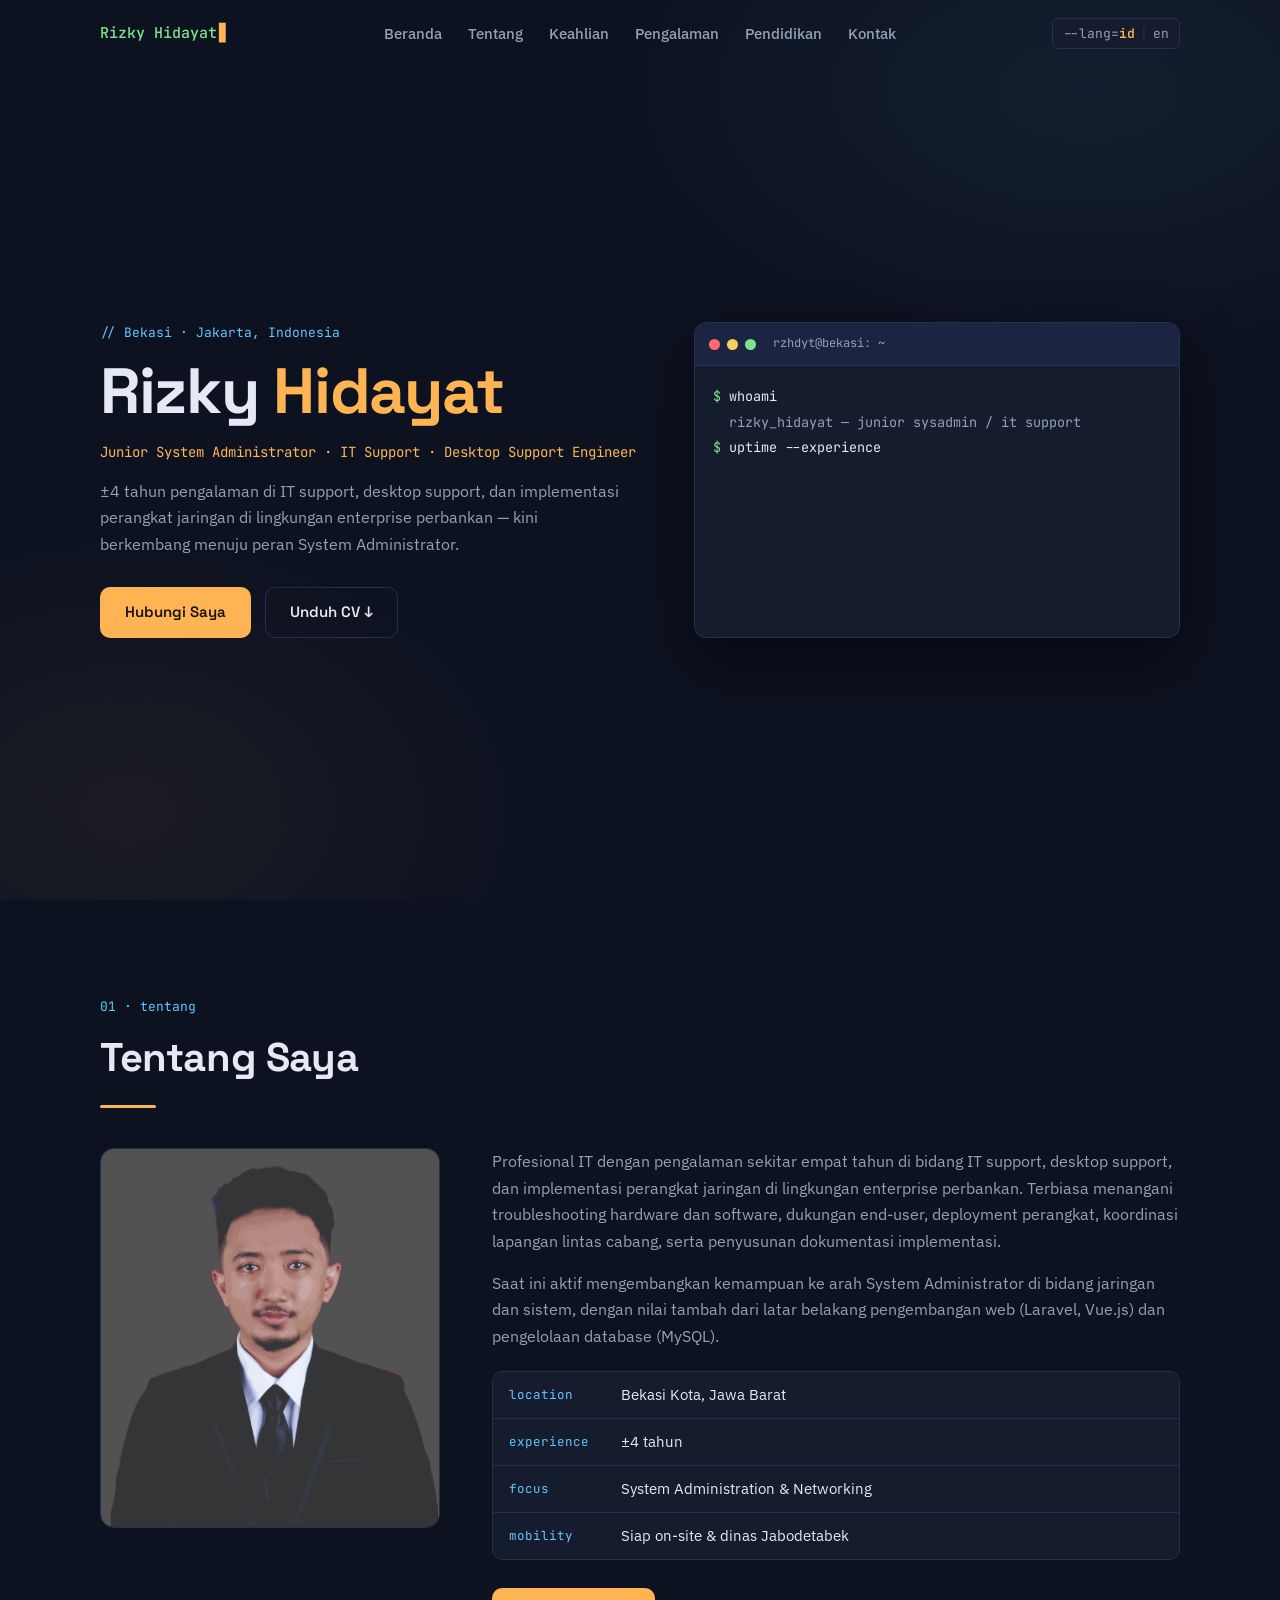
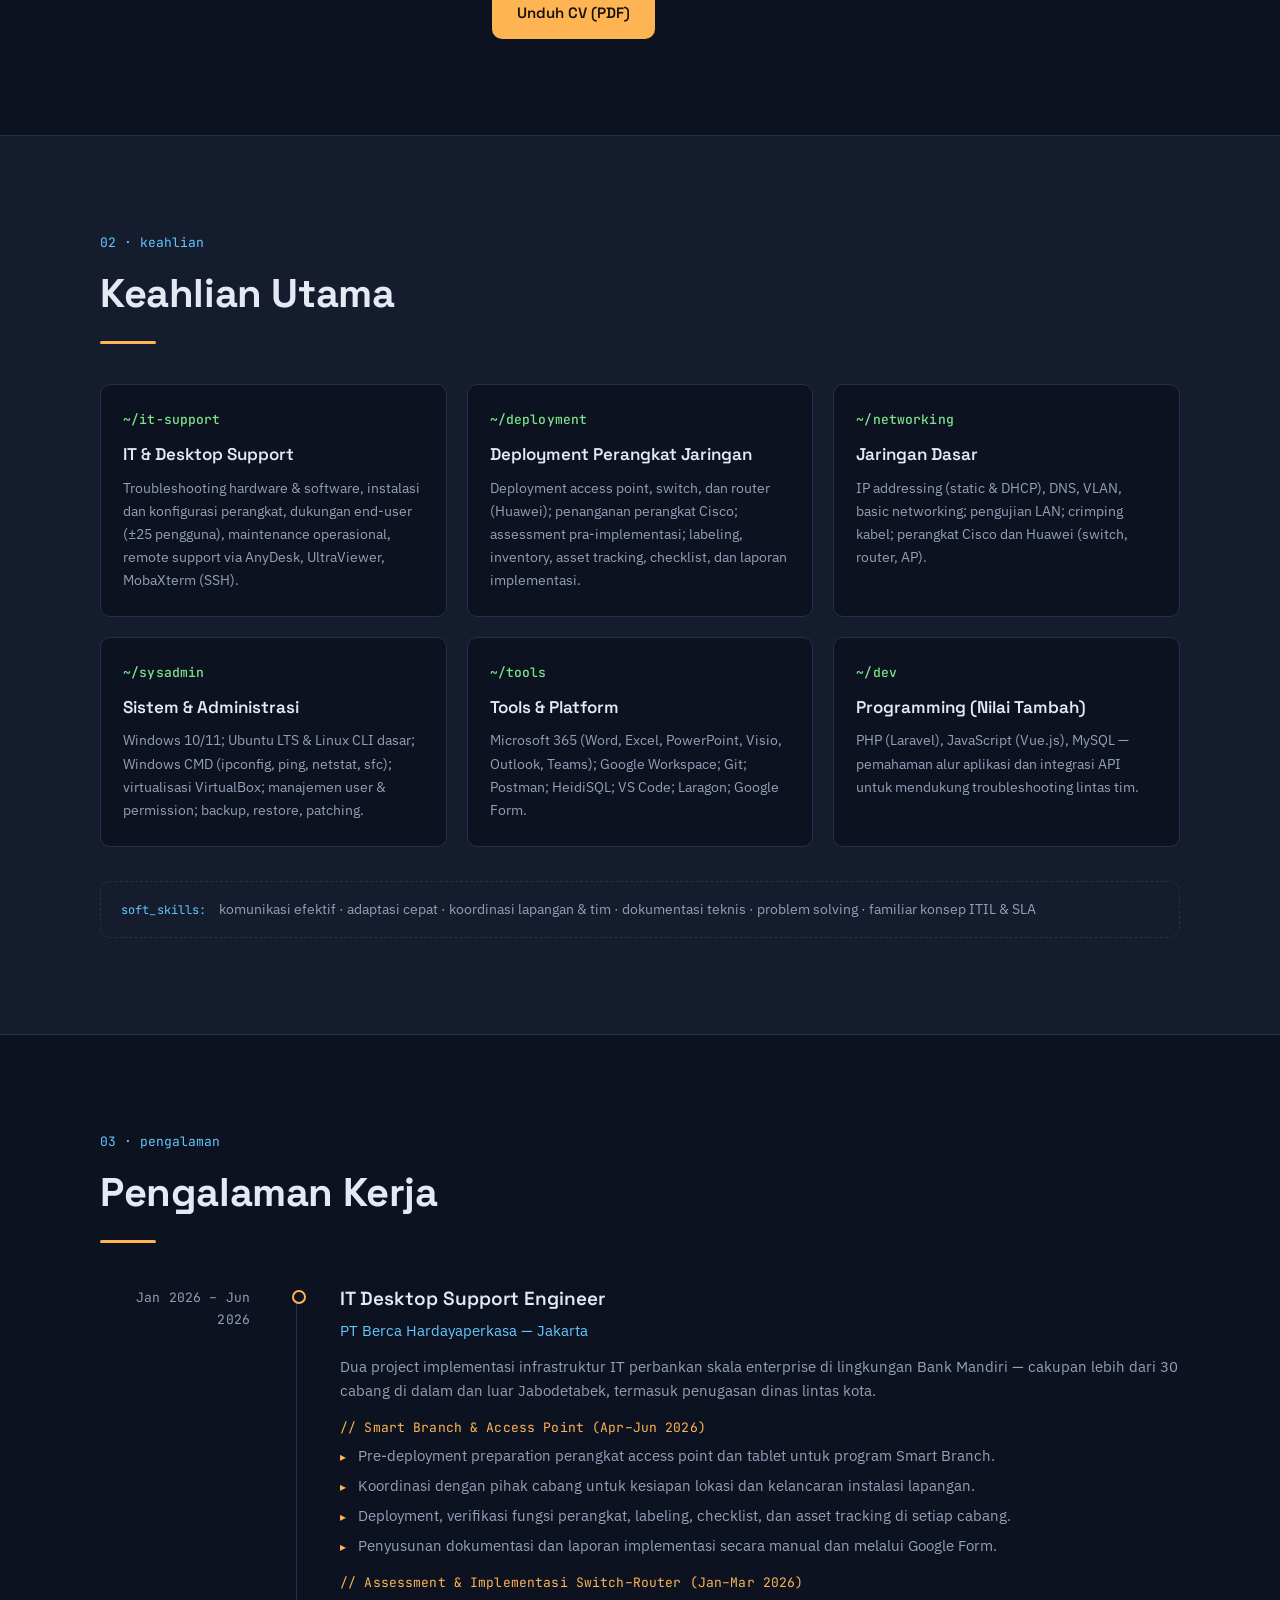
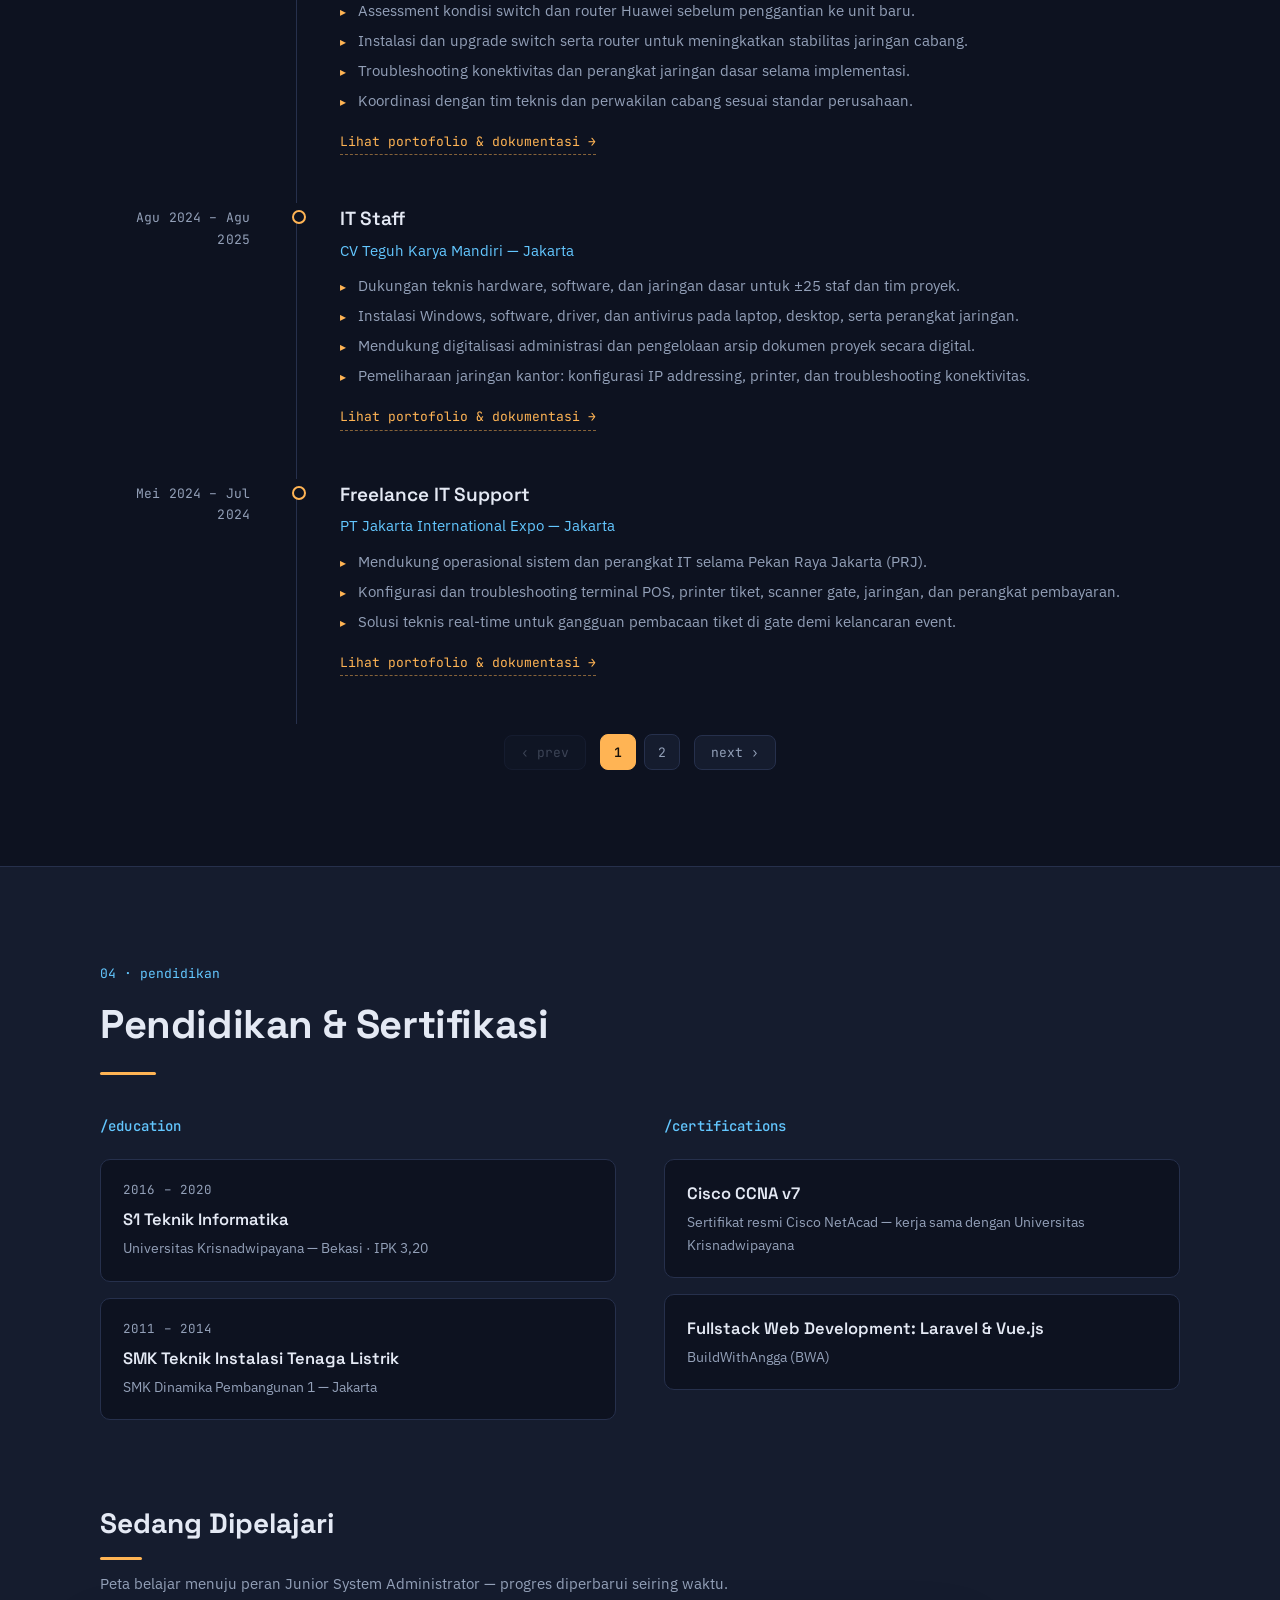
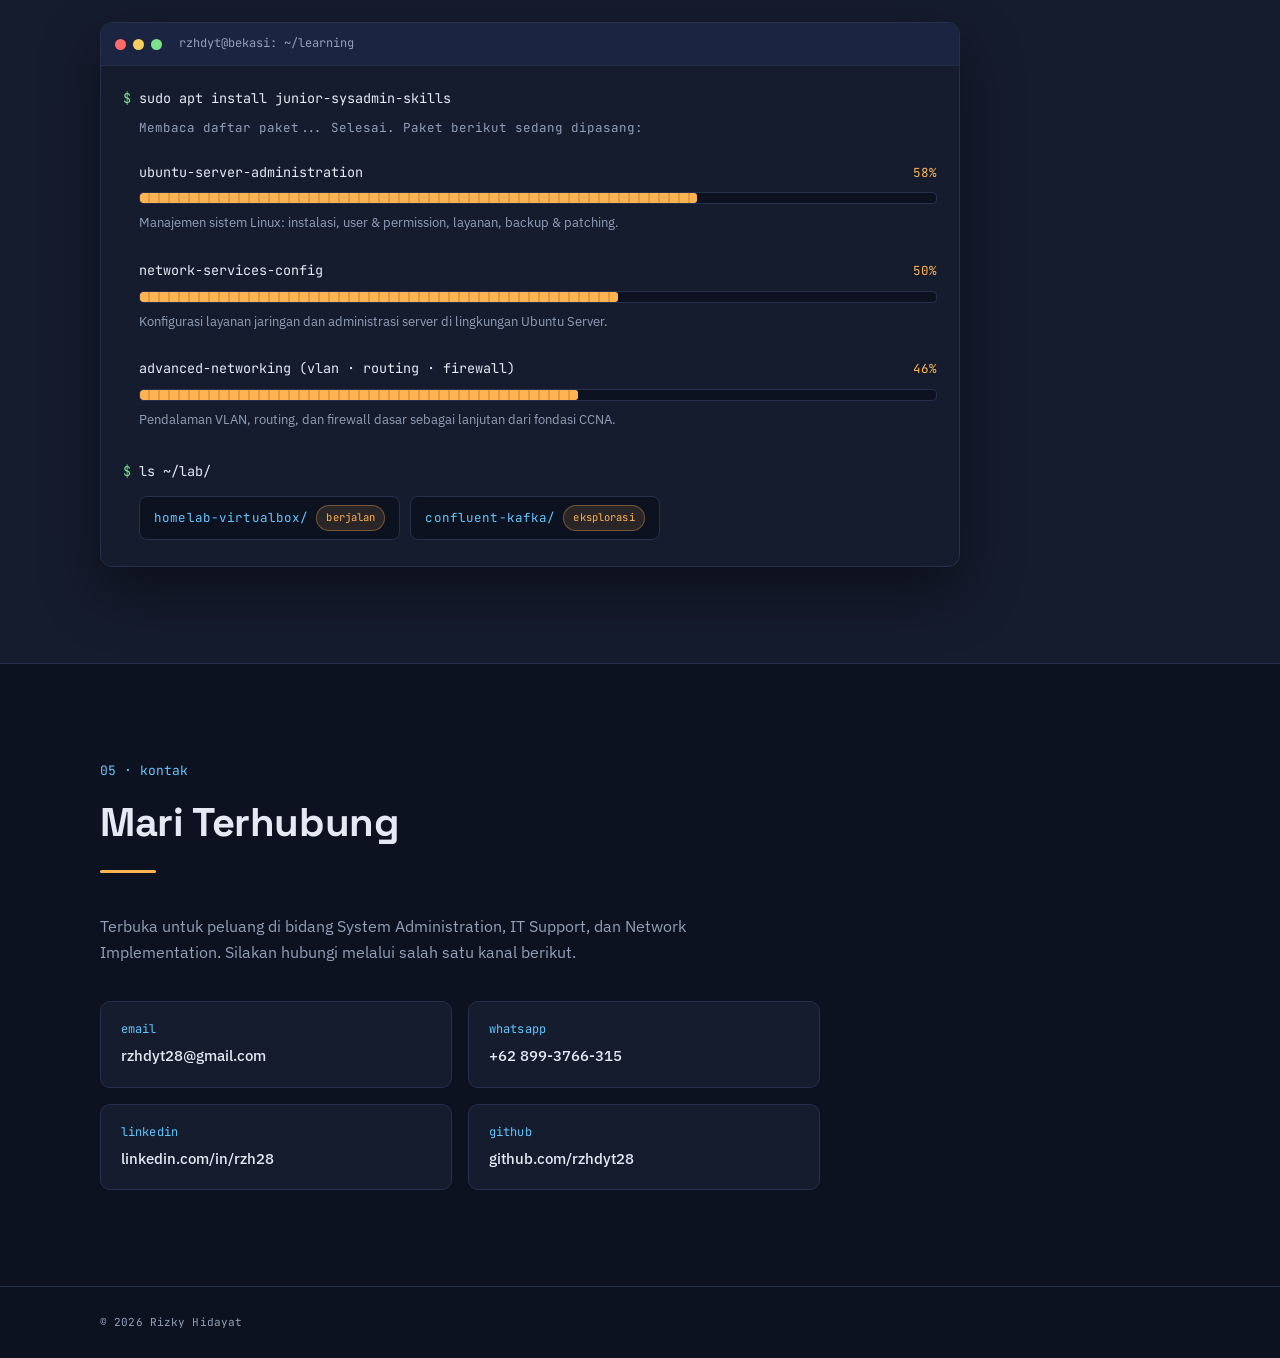
<file: index.html>
<!doctype html>
<html lang="id" data-lang="id">
  <head>
    <meta charset="UTF-8" />
    <meta name="viewport" content="width=device-width, initial-scale=1.0" />
    <title>Rizky Hidayat — Junior System Administrator | IT Support</title>
    <meta
      name="description"
      content="Portofolio Rizky Hidayat — Junior System Administrator, IT Support & Desktop Support Engineer berbasis di Bekasi / Jakarta."
    />
    <link rel="icon" href="assets/images/logo.png" type="image/png" />
    <link rel="preconnect" href="https://fonts.googleapis.com" />
    <link rel="preconnect" href="https://fonts.gstatic.com" crossorigin />
    <link
      href="https://fonts.googleapis.com/css2?family=Space+Grotesk:wght@400;500;600;700&family=IBM+Plex+Sans:wght@400;500;600&family=JetBrains+Mono:wght@400;500;600&display=swap"
      rel="stylesheet"
    />
    <link rel="stylesheet" href="style.css" />
  </head>
  <body>
    <!-- ===== NAVBAR ===== -->
    <nav id="navbar">
      <div class="nav-inner">
        <a href="#home" class="brand"
          ><span class="prompt">Rizky Hidayat</span
          ><span class="brand-cursor">▊</span></a
        >

        <ul class="menu" id="menu">
          <li>
            <a href="#home"
              ><span lang="id">Beranda</span><span lang="en">Home</span></a
            >
          </li>
          <li>
            <a href="#about"
              ><span lang="id">Tentang</span><span lang="en">About</span></a
            >
          </li>
          <li>
            <a href="#skills"
              ><span lang="id">Keahlian</span><span lang="en">Skills</span></a
            >
          </li>
          <li>
            <a href="#experience"
              ><span lang="id">Pengalaman</span
              ><span lang="en">Experience</span></a
            >
          </li>
          <li>
            <a href="#education"
              ><span lang="id">Pendidikan</span
              ><span lang="en">Education</span></a
            >
          </li>
          <li>
            <a href="#contact"
              ><span lang="id">Kontak</span><span lang="en">Contact</span></a
            >
          </li>
        </ul>

        <div class="nav-right">
          <button
            class="lang-toggle"
            id="langToggle"
            aria-label="Switch language"
          >
            <span class="lang-flag">--lang=</span
            ><span class="lang-opt" data-value="id">id</span
            ><span class="lang-sep">|</span
            ><span class="lang-opt" data-value="en">en</span>
          </button>
          <button class="menu-btn" id="menuBtn" aria-label="Open menu">
            <span></span><span></span><span></span>
          </button>
        </div>
      </div>
    </nav>

    <!-- ===== HERO ===== -->
    <header class="hero" id="home">
      <div class="container hero-grid">
        <div class="hero-text">
          <p class="eyebrow">// Bekasi · Jakarta, Indonesia</p>
          <h1>Rizky <span class="accent">Hidayat</span></h1>
          <p class="hero-role">
            Junior System Administrator · IT Support · Desktop Support Engineer
          </p>
          <p class="hero-desc">
            <span lang="id"
              >±4 tahun pengalaman di IT support, desktop support, dan
              implementasi perangkat jaringan di lingkungan enterprise perbankan
              — kini berkembang menuju peran System Administrator.</span
            >
            <span lang="en"
              >±4 years of experience in IT support, desktop support, and
              network device implementation in enterprise banking environments —
              now growing toward a System Administrator role.</span
            >
          </p>
          <div class="hero-actions">
            <a href="#contact" class="btn btn-primary"
              ><span lang="id">Hubungi Saya</span
              ><span lang="en">Contact Me</span></a
            >
            <a
              href="assets/Rizky_Hidayat_CV.pdf"
              target="_blank"
              class="btn btn-ghost"
              ><span lang="id">Unduh CV</span
              ><span lang="en">Download CV</span> ↓</a
            >
          </div>
        </div>

        <!-- Signature: terminal card -->
        <div class="terminal" aria-hidden="true">
          <div class="terminal-bar">
            <span class="dot red"></span><span class="dot yellow"></span
            ><span class="dot green"></span>
            <span class="terminal-title">rzhdyt@bekasi: ~</span>
          </div>
          <div class="terminal-body" id="terminalBody">
            <div class="t-line">
              <span class="t-prompt">$</span>
              <span class="t-cmd" data-type="whoami"></span>
            </div>
            <div class="t-out t-hidden">
              rizky_hidayat — junior sysadmin / it support
            </div>
            <div class="t-line t-hidden">
              <span class="t-prompt">$</span>
              <span class="t-cmd" data-type="uptime --experience"></span>
            </div>
            <div class="t-out t-hidden">
              4 years — banking &amp; enterprise IT
            </div>
            <div class="t-line t-hidden">
              <span class="t-prompt">$</span>
              <span class="t-cmd" data-type="cat stack.txt"></span>
            </div>
            <div class="t-out t-hidden">
              windows · ubuntu · cisco · huawei · vlan · dhcp/dns
            </div>
            <div class="t-line t-hidden">
              <span class="t-prompt">$</span>
              <span class="t-cmd" data-type="ping opportunity"></span>
            </div>
            <div class="t-out t-hidden">
              64 bytes from opportunity: status=<span class="ok"
                >open_to_work</span
              >
              ✓
            </div>
            <div class="t-line t-hidden">
              <span class="t-prompt">$</span> <span class="t-cursor">▊</span>
            </div>
          </div>
        </div>
      </div>
    </header>

    <!-- ===== ABOUT ===== -->
    <section id="about" class="section">
      <div class="container">
        <p class="sec-label">
          01 · <span lang="id">tentang</span><span lang="en">about</span>
        </p>
        <h2 class="sec-title">
          <span lang="id">Tentang Saya</span><span lang="en">About Me</span>
        </h2>

        <div class="about-grid">
          <div class="about-photo">
            <img
              src="assets/images/profile.png"
              alt="Foto Rizky Hidayat"
              loading="lazy"
            />
          </div>
          <div class="about-copy">
            <p>
              <span lang="id"
                >Profesional IT dengan pengalaman sekitar empat tahun di bidang
                IT support, desktop support, dan implementasi perangkat jaringan
                di lingkungan enterprise perbankan. Terbiasa menangani
                troubleshooting hardware dan software, dukungan end-user,
                deployment perangkat, koordinasi lapangan lintas cabang, serta
                penyusunan dokumentasi implementasi.</span
              >
              <span lang="en"
                >An IT professional with around four years of experience in IT
                support, desktop support, and network device implementation
                within enterprise banking environments. Experienced in hardware
                and software troubleshooting, end-user support, device
                deployment, cross-branch field coordination, and implementation
                documentation.</span
              >
            </p>
            <p>
              <span lang="id"
                >Saat ini aktif mengembangkan kemampuan ke arah System
                Administrator di bidang jaringan dan sistem, dengan nilai tambah
                dari latar belakang pengembangan web (Laravel, Vue.js) dan
                pengelolaan database (MySQL).</span
              >
              <span lang="en"
                >Currently developing skills toward a System Administrator role
                in networking and systems, with added value from a web
                development background (Laravel, Vue.js) and database management
                (MySQL).</span
              >
            </p>
            <ul class="facts">
              <li>
                <span class="fact-k">location</span
                ><span class="fact-v">Bekasi Kota, Jawa Barat</span>
              </li>
              <li>
                <span class="fact-k">experience</span
                ><span class="fact-v"
                  ><span lang="id">±4 tahun</span
                  ><span lang="en">±4 years</span></span
                >
              </li>
              <li>
                <span class="fact-k">focus</span
                ><span class="fact-v"
                  >System Administration &amp; Networking</span
                >
              </li>
              <li>
                <span class="fact-k">mobility</span
                ><span class="fact-v"
                  ><span lang="id">Siap on-site &amp; dinas Jabodetabek</span
                  ><span lang="en"
                    >Available for on-site work &amp; travel (Greater
                    Jakarta)</span
                  ></span
                >
              </li>
            </ul>
            <a
              href="assets/Rizky_Hidayat_CV.pdf"
              target="_blank"
              class="btn btn-primary"
              ><span lang="id">Unduh CV (PDF)</span
              ><span lang="en">Download CV (PDF)</span></a
            >
          </div>
        </div>
      </div>
    </section>

    <!-- ===== SKILLS ===== -->
    <section id="skills" class="section alt">
      <div class="container">
        <p class="sec-label">
          02 · <span lang="id">keahlian</span><span lang="en">skills</span>
        </p>
        <h2 class="sec-title">
          <span lang="id">Keahlian Utama</span
          ><span lang="en">Core Skills</span>
        </h2>

        <div class="skill-grid">
          <article class="skill-card">
            <h3 class="mono">~/it-support</h3>
            <p class="skill-name">
              <span lang="id">IT &amp; Desktop Support</span
              ><span lang="en">IT &amp; Desktop Support</span>
            </p>
            <p>
              <span lang="id"
                >Troubleshooting hardware &amp; software, instalasi dan
                konfigurasi perangkat, dukungan end-user (±25 pengguna),
                maintenance operasional, remote support via AnyDesk,
                UltraViewer, MobaXterm (SSH).</span
              ><span lang="en"
                >Hardware &amp; software troubleshooting, device installation
                and configuration, end-user support (±25 users), operational
                maintenance, remote support via AnyDesk, UltraViewer, MobaXterm
                (SSH).</span
              >
            </p>
          </article>

          <article class="skill-card">
            <h3 class="mono">~/deployment</h3>
            <p class="skill-name">
              <span lang="id">Deployment Perangkat Jaringan</span
              ><span lang="en">Network Device Deployment</span>
            </p>
            <p>
              <span lang="id"
                >Deployment access point, switch, dan router (Huawei);
                penanganan perangkat Cisco; assessment pra-implementasi;
                labeling, inventory, asset tracking, checklist, dan laporan
                implementasi.</span
              ><span lang="en"
                >Deployment of access points, switches, and routers (Huawei);
                Cisco device handling; pre-implementation assessment; labeling,
                inventory, asset tracking, checklists, and implementation
                reports.</span
              >
            </p>
          </article>

          <article class="skill-card">
            <h3 class="mono">~/networking</h3>
            <p class="skill-name">
              <span lang="id">Jaringan Dasar</span
              ><span lang="en">Networking Fundamentals</span>
            </p>
            <p>
              <span lang="id"
                >IP addressing (static &amp; DHCP), DNS, VLAN, basic networking;
                pengujian LAN; crimping kabel; perangkat Cisco dan Huawei
                (switch, router, AP).</span
              ><span lang="en"
                >IP addressing (static &amp; DHCP), DNS, VLAN, basic networking;
                LAN testing; cable crimping; Cisco and Huawei devices (switches,
                routers, APs).</span
              >
            </p>
          </article>

          <article class="skill-card">
            <h3 class="mono">~/sysadmin</h3>
            <p class="skill-name">
              <span lang="id">Sistem &amp; Administrasi</span
              ><span lang="en">Systems &amp; Administration</span>
            </p>
            <p>
              <span lang="id"
                >Windows 10/11; Ubuntu LTS &amp; Linux CLI dasar; Windows CMD
                (ipconfig, ping, netstat, sfc); virtualisasi VirtualBox;
                manajemen user &amp; permission; backup, restore,
                patching.</span
              ><span lang="en"
                >Windows 10/11; Ubuntu LTS &amp; basic Linux CLI; Windows CMD
                (ipconfig, ping, netstat, sfc); VirtualBox virtualization; user
                &amp; permission management; backup, restore, patching.</span
              >
            </p>
          </article>

          <article class="skill-card">
            <h3 class="mono">~/tools</h3>
            <p class="skill-name">
              <span lang="id">Tools &amp; Platform</span
              ><span lang="en">Tools &amp; Platforms</span>
            </p>
            <p>
              <span lang="id"
                >Microsoft 365 (Word, Excel, PowerPoint, Visio, Outlook, Teams);
                Google Workspace; Git; Postman; HeidiSQL; VS Code; Laragon;
                Google Form.</span
              ><span lang="en"
                >Microsoft 365 (Word, Excel, PowerPoint, Visio, Outlook, Teams);
                Google Workspace; Git; Postman; HeidiSQL; VS Code; Laragon;
                Google Forms.</span
              >
            </p>
          </article>

          <article class="skill-card">
            <h3 class="mono">~/dev</h3>
            <p class="skill-name">
              <span lang="id">Programming (Nilai Tambah)</span
              ><span lang="en">Programming (Added Value)</span>
            </p>
            <p>
              <span lang="id"
                >PHP (Laravel), JavaScript (Vue.js), MySQL — pemahaman alur
                aplikasi dan integrasi API untuk mendukung troubleshooting
                lintas tim.</span
              ><span lang="en"
                >PHP (Laravel), JavaScript (Vue.js), MySQL — understanding of
                application flows and API integration to support cross-team
                troubleshooting.</span
              >
            </p>
          </article>
        </div>

        <p class="soft-skills">
          <span class="mono accent2">soft_skills:</span>
          <span lang="id"
            >komunikasi efektif · adaptasi cepat · koordinasi lapangan &amp; tim
            · dokumentasi teknis · problem solving · familiar konsep ITIL &amp;
            SLA</span
          >
          <span lang="en"
            >effective communication · fast adaptation · field &amp; team
            coordination · technical documentation · problem solving · familiar
            with ITIL &amp; SLA concepts</span
          >
        </p>
      </div>
    </section>

    <!-- ===== EXPERIENCE ===== -->
    <section id="experience" class="section">
      <div class="container">
        <p class="sec-label">
          03 · <span lang="id">pengalaman</span
          ><span lang="en">experience</span>
        </p>
        <h2 class="sec-title">
          <span lang="id">Pengalaman Kerja</span
          ><span lang="en">Work Experience</span>
        </h2>

        <div class="timeline">
          <article class="job">
            <div class="job-when mono">Jan 2026 – Jun 2026</div>
            <div class="job-body">
              <h3>
                <a href="portofolio.html#berca">IT Desktop Support Engineer</a>
              </h3>
              <p class="job-org">PT Berca Hardayaperkasa — Jakarta</p>
              <p class="job-note">
                <span lang="id"
                  >Dua project implementasi infrastruktur IT perbankan skala
                  enterprise di lingkungan Bank Mandiri — cakupan lebih dari 30
                  cabang di dalam dan luar Jabodetabek, termasuk penugasan dinas
                  lintas kota.</span
                ><span lang="en"
                  >Two enterprise-scale banking IT infrastructure implementation
                  projects within Bank Mandiri — covering 30+ branches inside
                  and outside Greater Jakarta, including cross-city
                  assignments.</span
                >
              </p>

              <p class="job-sub mono">
                // Smart Branch &amp; Access Point (Apr–Jun 2026)
              </p>
              <ul>
                <li>
                  <span lang="id"
                    >Pre-deployment preparation perangkat access point dan
                    tablet untuk program Smart Branch.</span
                  ><span lang="en"
                    >Pre-deployment preparation of access points and tablets for
                    the Smart Branch program.</span
                  >
                </li>
                <li>
                  <span lang="id"
                    >Koordinasi dengan pihak cabang untuk kesiapan lokasi dan
                    kelancaran instalasi lapangan.</span
                  ><span lang="en"
                    >Coordinated with branch teams to ensure site readiness and
                    smooth field installation.</span
                  >
                </li>
                <li>
                  <span lang="id"
                    >Deployment, verifikasi fungsi perangkat, labeling,
                    checklist, dan asset tracking di setiap cabang.</span
                  ><span lang="en"
                    >Deployment, device function verification, labeling,
                    checklists, and asset tracking at each branch.</span
                  >
                </li>
                <li>
                  <span lang="id"
                    >Penyusunan dokumentasi dan laporan implementasi secara
                    manual dan melalui Google Form.</span
                  ><span lang="en"
                    >Prepared implementation documentation and reports manually
                    and via Google Forms.</span
                  >
                </li>
              </ul>

              <p class="job-sub mono">
                // Assessment &amp; Implementasi Switch–Router (Jan–Mar 2026)
              </p>
              <ul>
                <li>
                  <span lang="id"
                    >Assessment kondisi switch dan router Huawei sebelum
                    penggantian ke unit baru.</span
                  ><span lang="en"
                    >Assessed Huawei switch and router conditions prior to
                    replacement with new units.</span
                  >
                </li>
                <li>
                  <span lang="id"
                    >Instalasi dan upgrade switch serta router untuk
                    meningkatkan stabilitas jaringan cabang.</span
                  ><span lang="en"
                    >Installed and upgraded switches and routers to improve
                    branch network stability.</span
                  >
                </li>
                <li>
                  <span lang="id"
                    >Troubleshooting konektivitas dan perangkat jaringan dasar
                    selama implementasi.</span
                  ><span lang="en"
                    >Handled connectivity and basic network device
                    troubleshooting during implementation.</span
                  >
                </li>
                <li>
                  <span lang="id"
                    >Koordinasi dengan tim teknis dan perwakilan cabang sesuai
                    standar perusahaan.</span
                  ><span lang="en"
                    >Coordinated with technical teams and branch representatives
                    per company standards.</span
                  >
                </li>
              </ul>
              <a class="job-link" href="portofolio.html#berca"
                ><span lang="id">Lihat portofolio &amp; dokumentasi →</span
                ><span lang="en">View portfolio &amp; documentation →</span></a
              >
            </div>
          </article>

          <article class="job">
            <div class="job-when mono">Agu 2024 – Agu 2025</div>
            <div class="job-body">
              <h3><a href="portofolio.html#teguh-karya">IT Staff</a></h3>
              <p class="job-org">CV Teguh Karya Mandiri — Jakarta</p>
              <ul>
                <li>
                  <span lang="id"
                    >Dukungan teknis hardware, software, dan jaringan dasar
                    untuk ±25 staf dan tim proyek.</span
                  ><span lang="en"
                    >Provided hardware, software, and basic network support for
                    ±25 staff and project teams.</span
                  >
                </li>
                <li>
                  <span lang="id"
                    >Instalasi Windows, software, driver, dan antivirus pada
                    laptop, desktop, serta perangkat jaringan.</span
                  ><span lang="en"
                    >Installed Windows, software, drivers, and antivirus on
                    laptops, desktops, and network devices.</span
                  >
                </li>
                <li>
                  <span lang="id"
                    >Mendukung digitalisasi administrasi dan pengelolaan arsip
                    dokumen proyek secara digital.</span
                  ><span lang="en"
                    >Supported administrative digitalization and digital
                    management of project document archives.</span
                  >
                </li>
                <li>
                  <span lang="id"
                    >Pemeliharaan jaringan kantor: konfigurasi IP addressing,
                    printer, dan troubleshooting konektivitas.</span
                  ><span lang="en"
                    >Maintained office network: IP addressing configuration,
                    printer setup, and connectivity troubleshooting.</span
                  >
                </li>
              </ul>
              <a class="job-link" href="portofolio.html#teguh-karya"
                ><span lang="id">Lihat portofolio &amp; dokumentasi →</span
                ><span lang="en">View portfolio &amp; documentation →</span></a
              >
            </div>
          </article>

          <article class="job">
            <div class="job-when mono">Mei 2024 – Jul 2024</div>
            <div class="job-body">
              <h3><a href="portofolio.html#jiexpo">Freelance IT Support</a></h3>
              <p class="job-org">PT Jakarta International Expo — Jakarta</p>
              <ul>
                <li>
                  <span lang="id"
                    >Mendukung operasional sistem dan perangkat IT selama Pekan
                    Raya Jakarta (PRJ).</span
                  ><span lang="en"
                    >Supported IT systems and device operations during the
                    Jakarta Fair (PRJ).</span
                  >
                </li>
                <li>
                  <span lang="id"
                    >Konfigurasi dan troubleshooting terminal POS, printer
                    tiket, scanner gate, jaringan, dan perangkat
                    pembayaran.</span
                  ><span lang="en"
                    >Configured and troubleshot POS terminals, ticket printers,
                    gate scanners, network, and payment devices.</span
                  >
                </li>
                <li>
                  <span lang="id"
                    >Solusi teknis real-time untuk gangguan pembacaan tiket di
                    gate demi kelancaran event.</span
                  ><span lang="en"
                    >Delivered real-time fixes for gate ticket-reading issues to
                    keep the event running smoothly.</span
                  >
                </li>
              </ul>
              <a class="job-link" href="portofolio.html#jiexpo"
                ><span lang="id">Lihat portofolio &amp; dokumentasi →</span
                ><span lang="en">View portfolio &amp; documentation →</span></a
              >
            </div>
          </article>

          <article class="job">
            <div class="job-when mono">Jan 2024 – Apr 2024</div>
            <div class="job-body">
              <h3>
                <a href="portofolio.html#kreasindo"
                  >Freelance IT Helpdesk / Support</a
                >
              </h3>
              <p class="job-org">PT Kreasindo — Bekasi</p>
              <ul>
                <li>
                  <span lang="id"
                    >Memantau performa internal system dan menganalisis log
                    aplikasi untuk identifikasi masalah.</span
                  ><span lang="en"
                    >Monitored internal system performance and analyzed
                    application logs to identify issues.</span
                  >
                </li>
                <li>
                  <span lang="id"
                    >Melaporkan rata-rata ±15 issue per bulan kepada tim
                    developer untuk perbaikan berkelanjutan.</span
                  ><span lang="en"
                    >Reported ±15 issues per month on average to the developer
                    team for continuous improvement.</span
                  >
                </li>
                <li>
                  <span lang="id"
                    >Menyusun laporan kinerja aplikasi berkala sebagai bahan
                    evaluasi manajemen.</span
                  ><span lang="en"
                    >Prepared periodic application performance reports for
                    management evaluation.</span
                  >
                </li>
              </ul>
              <a class="job-link" href="portofolio.html#kreasindo"
                ><span lang="id">Lihat portofolio &amp; dokumentasi →</span
                ><span lang="en">View portfolio &amp; documentation →</span></a
              >
            </div>
          </article>

          <article class="job">
            <div class="job-when mono">Agu 2022 – Jul 2023</div>
            <div class="job-body">
              <h3>
                <a href="portofolio.html#chronos">Junior Frontend Developer</a>
              </h3>
              <p class="job-org">PT Chronos Universal — Tangerang</p>
              <ul>
                <li>
                  <span lang="id"
                    >Mengembangkan antarmuka web dan mobile responsif
                    menggunakan Vue.js.</span
                  ><span lang="en"
                    >Built responsive web and mobile interfaces using
                    Vue.js.</span
                  >
                </li>
                <li>
                  <span lang="id"
                    >Implementasi fitur baru dan kolaborasi tim untuk efisiensi
                    pengembangan produk.</span
                  ><span lang="en"
                    >Implemented new features and collaborated with the team to
                    improve development efficiency.</span
                  >
                </li>
              </ul>
              <a class="job-link" href="portofolio.html#chronos"
                ><span lang="id">Lihat portofolio &amp; dokumentasi →</span
                ><span lang="en">View portfolio &amp; documentation →</span></a
              >
            </div>
          </article>

          <article class="job">
            <div class="job-when mono">Okt 2020 – Jul 2022</div>
            <div class="job-body">
              <h3>
                <a href="portofolio.html#bigrich">Junior Backend Developer</a>
              </h3>
              <p class="job-org">The Big Rich Group — Jakarta Selatan</p>
              <ul>
                <li>
                  <span lang="id"
                    >Merancang dan mengembangkan fitur aplikasi dari sisi
                    frontend maupun backend.</span
                  ><span lang="en"
                    >Designed and developed application features on both
                    frontend and backend.</span
                  >
                </li>
                <li>
                  <span lang="id"
                    >Membangun REST API untuk integrasi sistem internal dan
                    pihak ketiga.</span
                  ><span lang="en"
                    >Built REST APIs for internal and third-party system
                    integration.</span
                  >
                </li>
                <li>
                  <span lang="id"
                    >Maintenance dan optimasi aplikasi untuk menjaga stabilitas
                    performa sistem.</span
                  ><span lang="en"
                    >Maintained and optimized applications to keep system
                    performance stable.</span
                  >
                </li>
              </ul>
              <a class="job-link" href="portofolio.html#bigrich"
                ><span lang="id">Lihat portofolio &amp; dokumentasi →</span
                ><span lang="en">View portfolio &amp; documentation →</span></a
              >
            </div>
          </article>
        </div>

        <!-- pagination -->
        <div
          class="pagination"
          id="expPagination"
          aria-label="Experience pagination"
        >
          <button class="pg-btn" id="pgPrev" aria-label="Previous page">
            ‹ prev
          </button>
          <div class="pg-pages" id="pgPages"></div>
          <button class="pg-btn" id="pgNext" aria-label="Next page">
            next ›
          </button>
        </div>
      </div>
    </section>

    <!-- ===== EDUCATION & CERTS ===== -->
    <section id="education" class="section alt">
      <div class="container">
        <p class="sec-label">
          04 · <span lang="id">pendidikan</span><span lang="en">education</span>
        </p>
        <h2 class="sec-title">
          <span lang="id">Pendidikan &amp; Sertifikasi</span
          ><span lang="en">Education &amp; Certifications</span>
        </h2>

        <div class="edu-grid">
          <div class="edu-col">
            <h3 class="mono accent2">/education</h3>
            <div class="edu-item">
              <p class="edu-when mono">2016 – 2020</p>
              <h4>
                <span lang="id">S1 Teknik Informatika</span
                ><span lang="en">B.Sc. in Informatics Engineering</span>
              </h4>
              <p class="edu-org">
                Universitas Krisnadwipayana — Bekasi ·
                <span lang="id">IPK 3,20</span><span lang="en">GPA 3.20</span>
              </p>
            </div>
            <div class="edu-item">
              <p class="edu-when mono">2011 – 2014</p>
              <h4>
                <span lang="id">SMK Teknik Instalasi Tenaga Listrik</span
                ><span lang="en"
                  >Vocational High School — Electrical Power Installation</span
                >
              </h4>
              <p class="edu-org">SMK Dinamika Pembangunan 1 — Jakarta</p>
            </div>
          </div>

          <div class="edu-col">
            <h3 class="mono accent2">/certifications</h3>
            <div class="edu-item">
              <h4>Cisco CCNA v7</h4>
              <p class="edu-org">
                <span lang="id"
                  >Sertifikat resmi Cisco NetAcad — kerja sama dengan
                  Universitas Krisnadwipayana</span
                ><span lang="en"
                  >Official Cisco NetAcad certificate — in partnership with
                  Universitas Krisnadwipayana</span
                >
              </p>
            </div>
            <div class="edu-item">
              <h4>Fullstack Web Development: Laravel &amp; Vue.js</h4>
              <p class="edu-org">BuildWithAngga (BWA)</p>
            </div>
          </div>
        </div>

        <!-- ===== CURRENTLY LEARNING — terminal installer ===== -->
        <div class="learning" id="learning">
          <div class="learning-head">
            <h3 class="learning-title">
              <span lang="id">Sedang Dipelajari</span
              ><span lang="en">Currently Learning</span>
            </h3>
            <p class="learning-sub">
              <span lang="id"
                >Peta belajar menuju peran Junior System Administrator — progres
                diperbarui seiring waktu.</span
              >
              <span lang="en"
                >Learning roadmap toward a Junior System Administrator role —
                progress updated over time.</span
              >
            </p>
          </div>

          <div class="terminal learn-terminal">
            <div class="terminal-bar">
              <span class="dot red"></span><span class="dot yellow"></span
              ><span class="dot green"></span>
              <span class="terminal-title">rzhdyt@bekasi: ~/learning</span>
            </div>
            <div class="terminal-body learn-body">
              <div class="learn-line">
                <span class="t-prompt">$</span>
                <span class="t-cmd"
                  >sudo apt install junior-sysadmin-skills</span
                >
              </div>
              <div class="learn-out">
                <span lang="id"
                  >Membaca daftar paket... Selesai. Paket berikut sedang
                  dipasang:</span
                ><span lang="en"
                  >Reading package lists... Done. The following packages are
                  being installed:</span
                >
              </div>

              <div class="learn-item" data-progress="70">
                <div class="learn-row">
                  <span class="learn-name">ubuntu-server-administration</span>
                  <span class="learn-pct mono">0%</span>
                </div>
                <div class="learn-bar"><div class="learn-fill"></div></div>
                <p class="learn-desc">
                  <span lang="id"
                    >Manajemen sistem Linux: instalasi, user &amp; permission,
                    layanan, backup &amp; patching.</span
                  ><span lang="en"
                    >Linux system management: installation, users &amp;
                    permissions, services, backup &amp; patching.</span
                  >
                </p>
              </div>

              <div class="learn-item" data-progress="60">
                <div class="learn-row">
                  <span class="learn-name">network-services-config</span>
                  <span class="learn-pct mono">0%</span>
                </div>
                <div class="learn-bar"><div class="learn-fill"></div></div>
                <p class="learn-desc">
                  <span lang="id"
                    >Konfigurasi layanan jaringan dan administrasi server di
                    lingkungan Ubuntu Server.</span
                  ><span lang="en"
                    >Network service configuration and server administration on
                    Ubuntu Server.</span
                  >
                </p>
              </div>

              <div class="learn-item" data-progress="55">
                <div class="learn-row">
                  <span class="learn-name"
                    >advanced-networking (vlan · routing · firewall)</span
                  >
                  <span class="learn-pct mono">0%</span>
                </div>
                <div class="learn-bar"><div class="learn-fill"></div></div>
                <p class="learn-desc">
                  <span lang="id"
                    >Pendalaman VLAN, routing, dan firewall dasar sebagai
                    lanjutan dari fondasi CCNA.</span
                  ><span lang="en"
                    >Deeper study of VLANs, routing, and basic firewalls,
                    building on CCNA foundations.</span
                  >
                </p>
              </div>

              <div class="learn-lab">
                <span class="t-prompt">$</span>
                <span class="t-cmd">ls ~/lab/</span>
                <div class="learn-lab-items">
                  <a href="portofolio.html#in-progress" class="lab-chip mono"
                    >homelab-virtualbox/
                    <span class="badge-mini"
                      ><span lang="id">berjalan</span
                      ><span lang="en">ongoing</span></span
                    ></a
                  >
                  <a href="portofolio.html#in-progress" class="lab-chip mono"
                    >confluent-kafka/
                    <span class="badge-mini"
                      ><span lang="id">eksplorasi</span
                      ><span lang="en">exploring</span></span
                    ></a
                  >
                </div>
              </div>
            </div>
          </div>
        </div>
      </div>
    </section>

    <!-- ===== CONTACT ===== -->
    <section id="contact" class="section">
      <div class="container contact-wrap">
        <p class="sec-label">
          05 · <span lang="id">kontak</span><span lang="en">contact</span>
        </p>
        <h2 class="sec-title">
          <span lang="id">Mari Terhubung</span
          ><span lang="en">Let's Connect</span>
        </h2>
        <p class="contact-lead">
          <span lang="id"
            >Terbuka untuk peluang di bidang System Administration, IT Support,
            dan Network Implementation. Silakan hubungi melalui salah satu kanal
            berikut.</span
          >
          <span lang="en"
            >Open to opportunities in System Administration, IT Support, and
            Network Implementation. Feel free to reach out through any of the
            channels below.</span
          >
        </p>

        <div class="contact-grid">
          <a class="contact-card" href="mailto:rzhdyt28@gmail.com">
            <span class="mono ck">email</span>
            <span class="cv">rzhdyt28@gmail.com</span>
          </a>
          <a
            class="contact-card"
            href="https://wa.me/628993766315"
            target="_blank"
            rel="noopener"
          >
            <span class="mono ck">whatsapp</span>
            <span class="cv">+62 899-3766-315</span>
          </a>
          <a
            class="contact-card"
            href="https://www.linkedin.com/in/rzh28"
            target="_blank"
            rel="noopener"
          >
            <span class="mono ck">linkedin</span>
            <span class="cv">linkedin.com/in/rzh28</span>
          </a>
          <a class="contact-card" href="#" target="_blank" rel="noopener">
            <span class="mono ck">github</span>
            <span class="cv">github.com/rzhdyt28</span>
          </a>
        </div>
      </div>
    </section>

    <footer>
      <div class="container footer-inner">
        <span class="mono">© 2026 Rizky Hidayat</span>
        <span class="mono muted"
          ><span lang="id"> </span><span lang="en"> </span
        ></span>
      </div>
    </footer>

    <a href="#home" class="scroll-top" id="scrollTop" aria-label="Back to top"
      >↑</a
    >

    <script src="script.js"></script>
  </body>
</html>
</file>
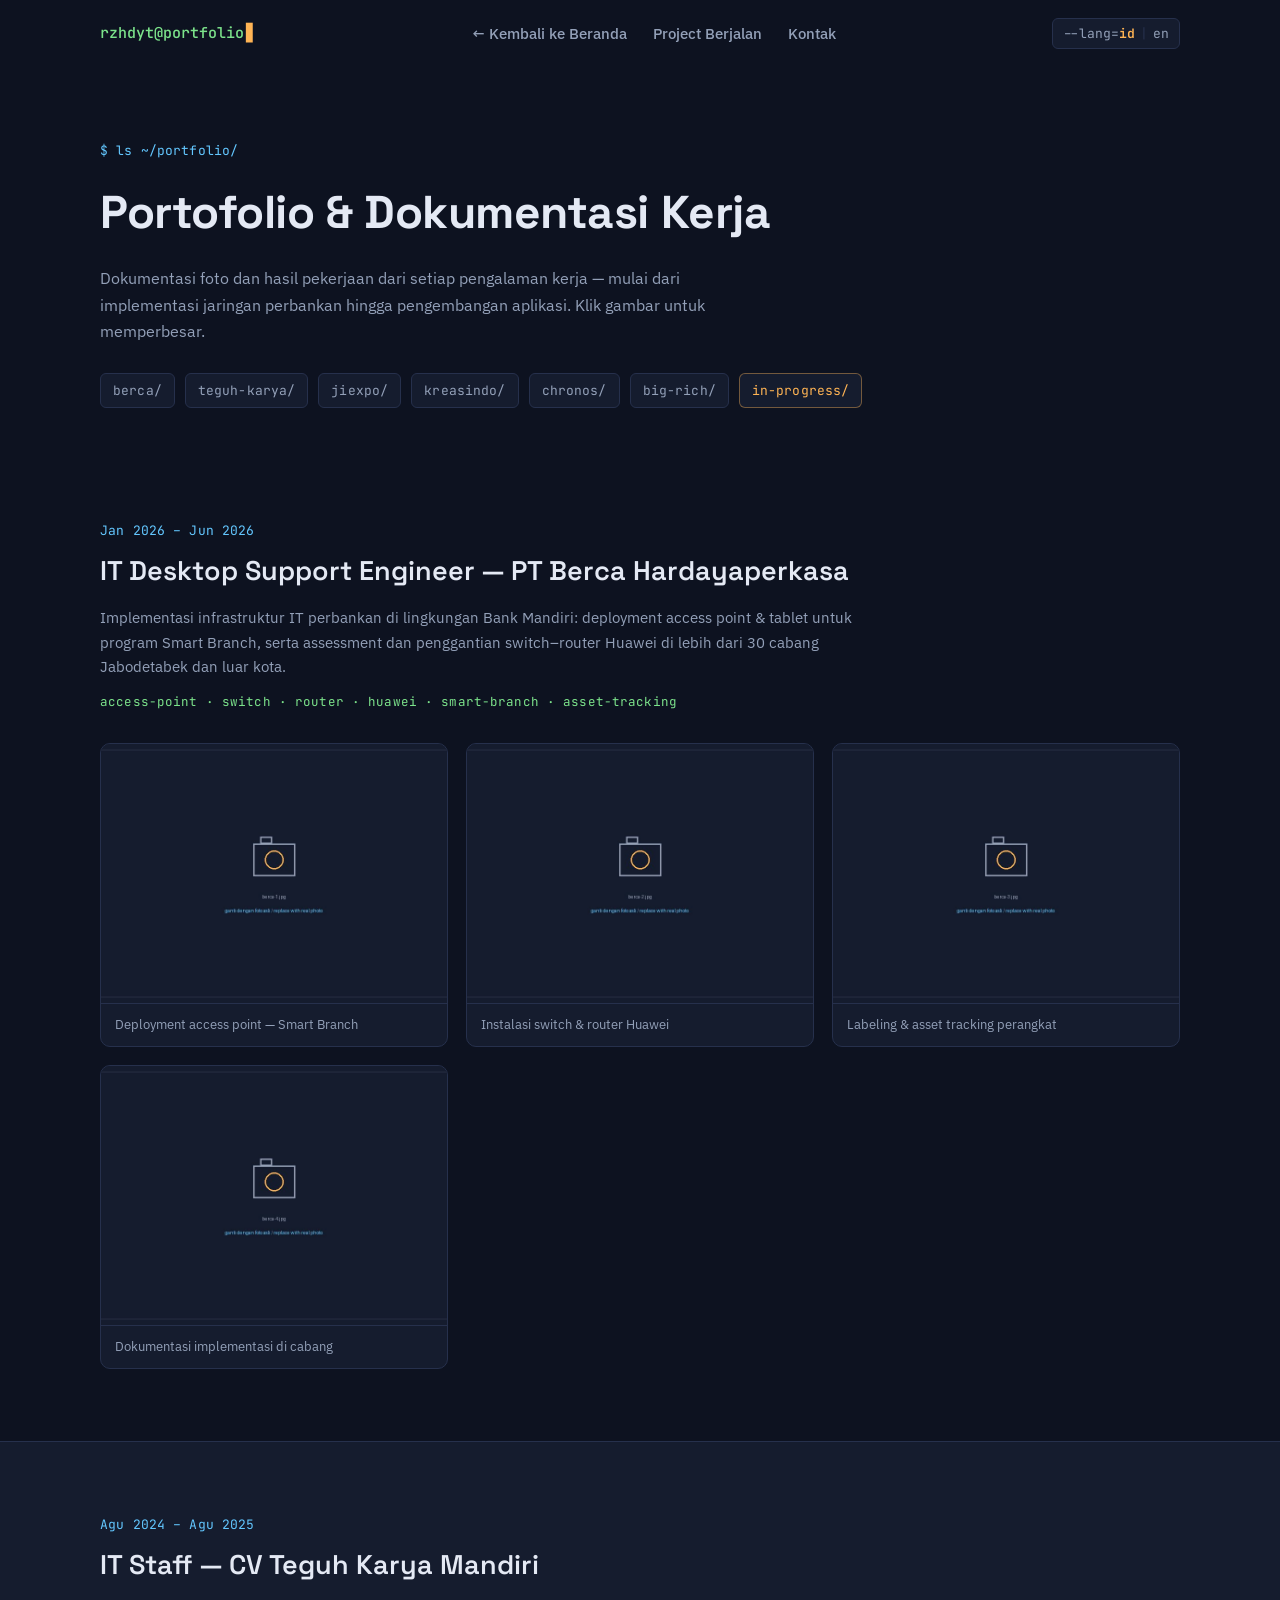
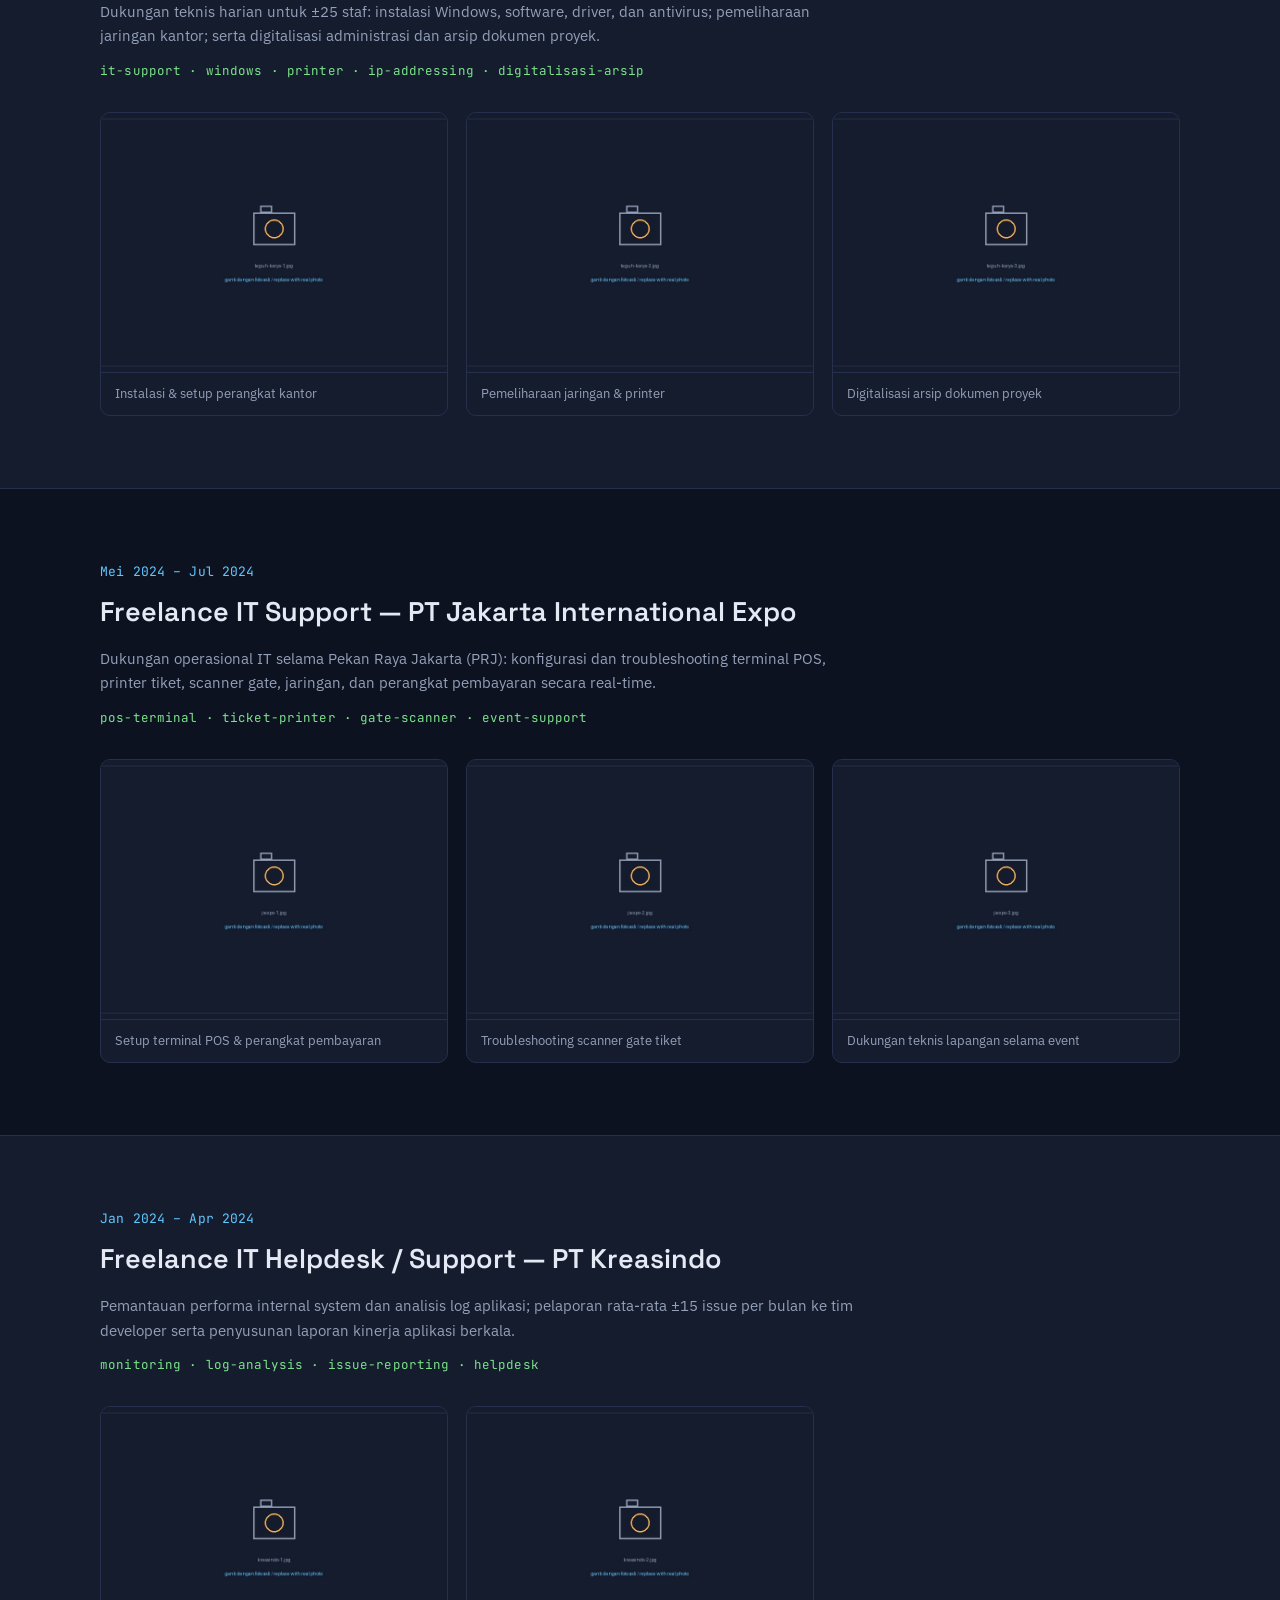
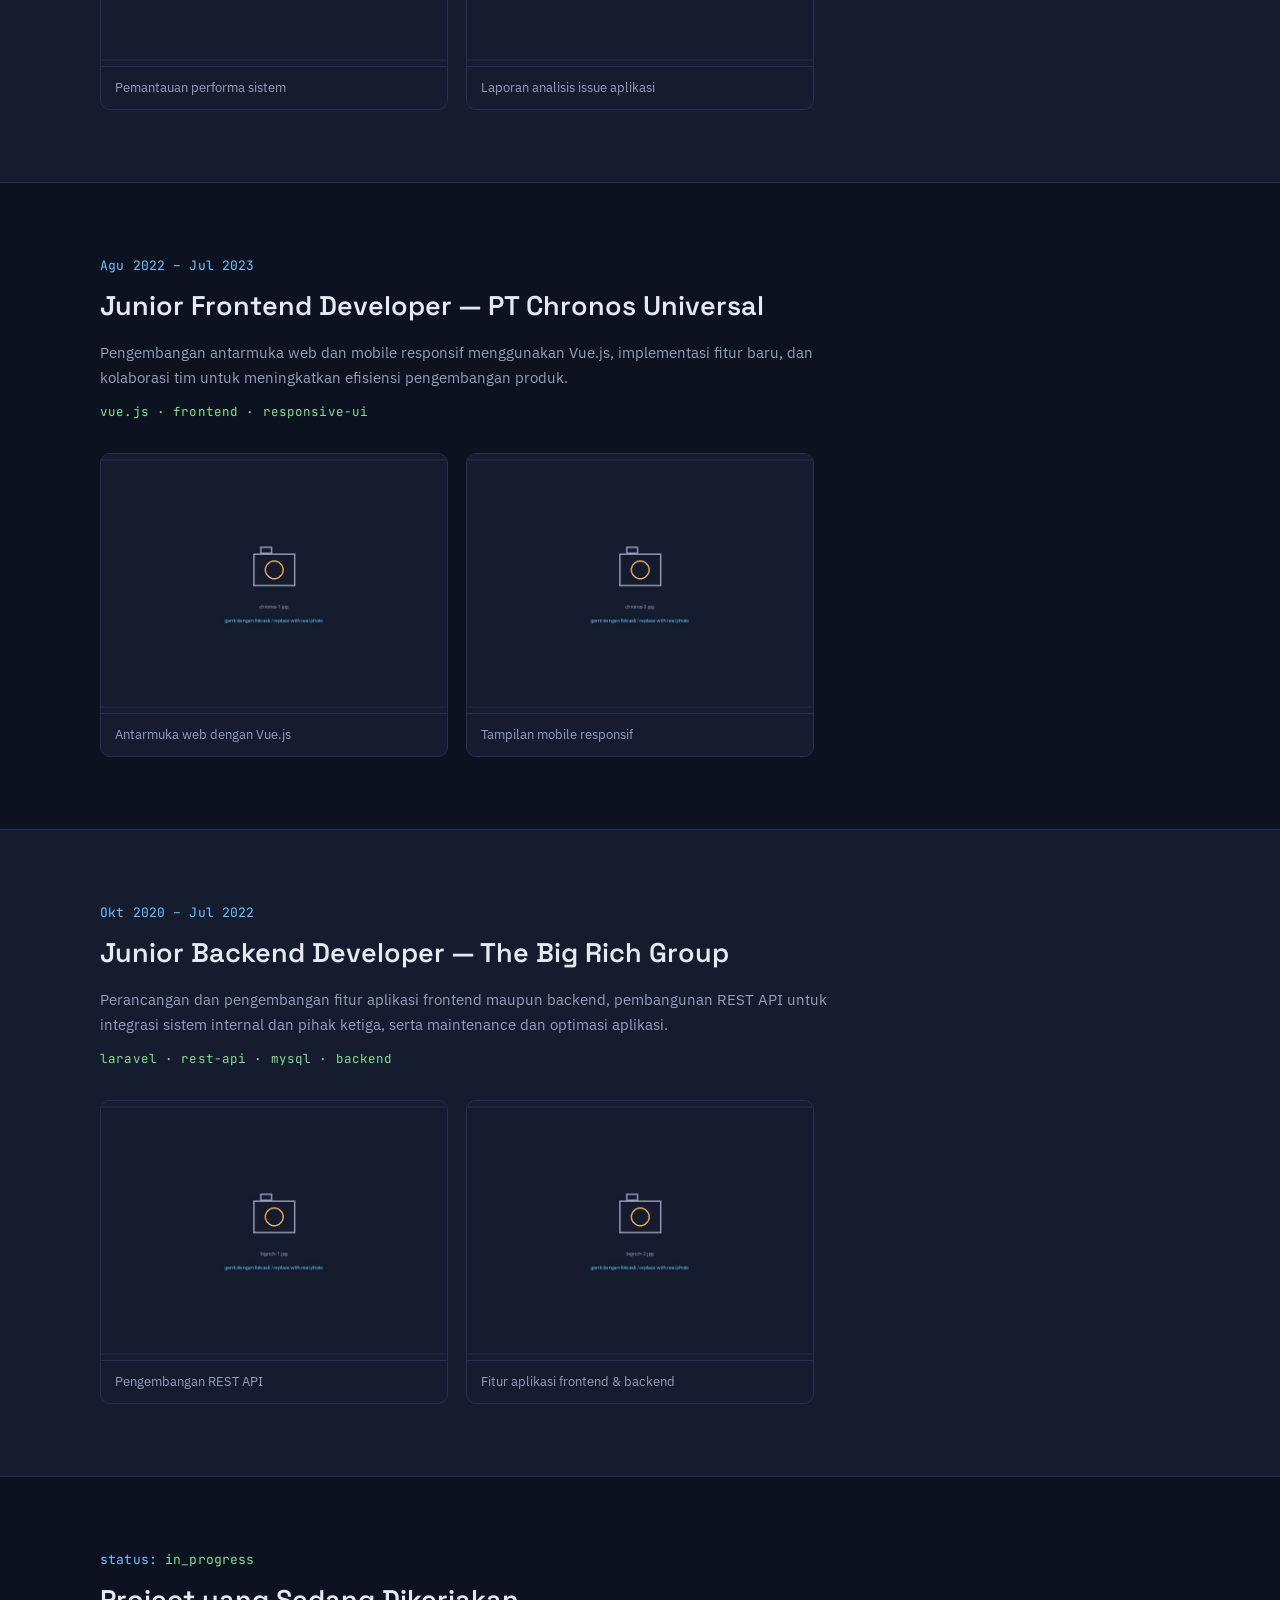
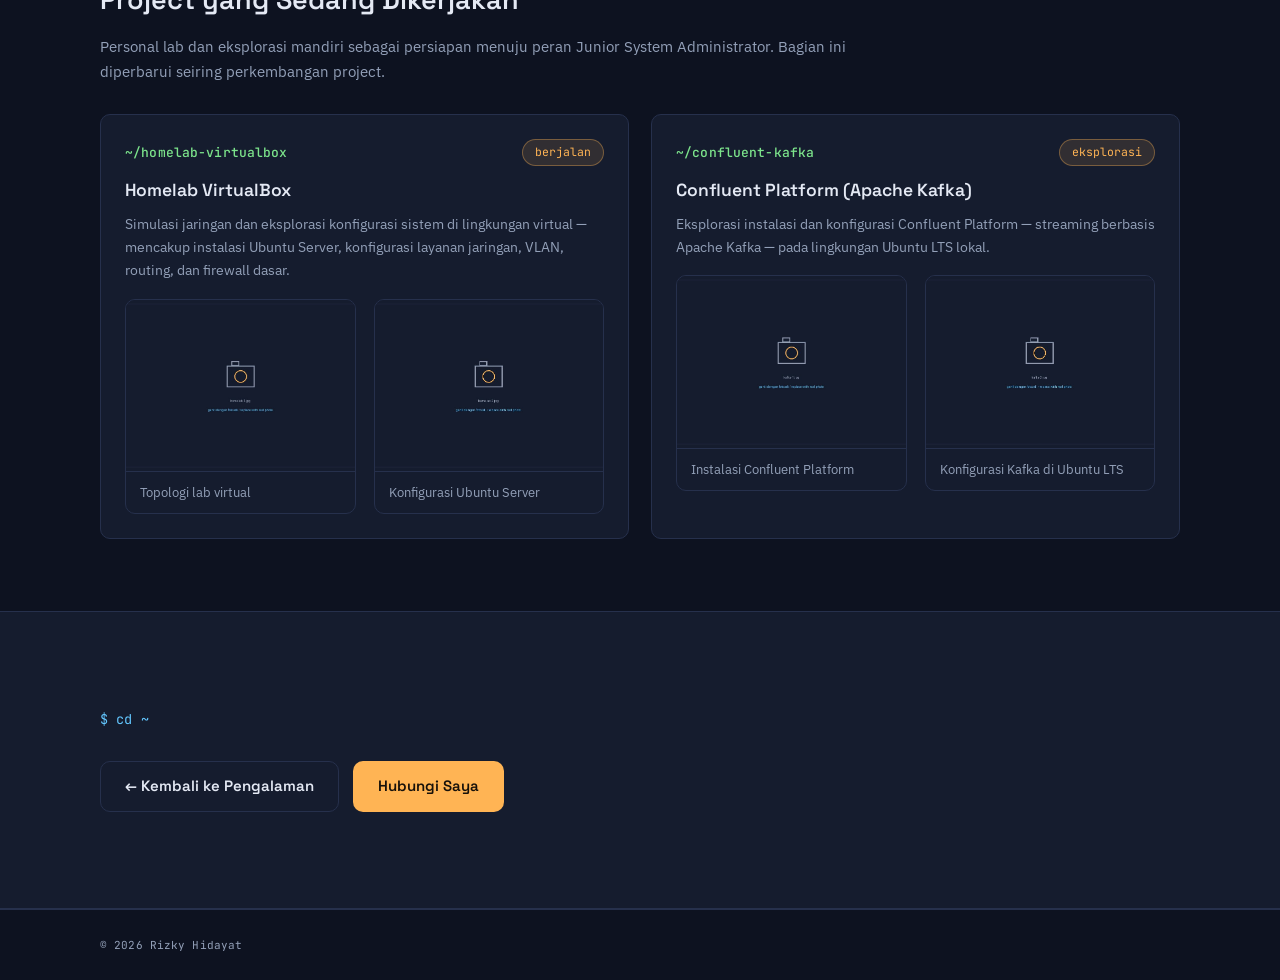
<file: portofolio.html>
<!doctype html>
<html lang="id" data-lang="id">
  <head>
    <meta charset="UTF-8" />
    <meta name="viewport" content="width=device-width, initial-scale=1.0" />
    <title>Portofolio — Rizky Hidayat</title>
    <meta
      name="description"
      content="Dokumentasi pekerjaan dan project Rizky Hidayat — IT Support, Desktop Support, dan implementasi jaringan."
    />
    <link rel="icon" href="assets/images/logo.png" type="image/png" />
    <link rel="preconnect" href="https://fonts.googleapis.com" />
    <link rel="preconnect" href="https://fonts.gstatic.com" crossorigin />
    <link
      href="https://fonts.googleapis.com/css2?family=Space+Grotesk:wght@400;500;600;700&family=IBM+Plex+Sans:wght@400;500;600&family=JetBrains+Mono:wght@400;500;600&display=swap"
      rel="stylesheet"
    />
    <link rel="stylesheet" href="style.css" />
  </head>
  <body>
    <!-- ===== NAVBAR ===== -->
    <nav id="navbar" class="sticky">
      <div class="nav-inner">
        <a href="index.html" class="brand"
          ><span class="prompt">rzhdyt@portfolio</span
          ><span class="brand-cursor">▊</span></a
        >

        <ul class="menu" id="menu">
          <li>
            <a href="index.html"
              ><span lang="id">← Kembali ke Beranda</span
              ><span lang="en">← Back to Home</span></a
            >
          </li>
          <li>
            <a href="#in-progress"
              ><span lang="id">Project Berjalan</span
              ><span lang="en">In Progress</span></a
            >
          </li>
          <li>
            <a href="index.html#contact"
              ><span lang="id">Kontak</span><span lang="en">Contact</span></a
            >
          </li>
        </ul>

        <div class="nav-right">
          <button
            class="lang-toggle"
            id="langToggle"
            aria-label="Switch language"
          >
            <span class="lang-flag">--lang=</span
            ><span class="lang-opt" data-value="id">id</span
            ><span class="lang-sep">|</span
            ><span class="lang-opt" data-value="en">en</span>
          </button>
          <button class="menu-btn" id="menuBtn" aria-label="Open menu">
            <span></span><span></span><span></span>
          </button>
        </div>
      </div>
    </nav>

    <!-- ===== PAGE HEADER ===== -->
    <header class="page-head">
      <div class="container">
        <p class="eyebrow mono">$ ls ~/portfolio/</p>
        <h1 class="page-title">
          <span lang="id">Portofolio &amp; Dokumentasi Kerja</span
          ><span lang="en">Portfolio &amp; Work Documentation</span>
        </h1>
        <p class="page-lead">
          <span lang="id"
            >Dokumentasi foto dan hasil pekerjaan dari setiap pengalaman kerja —
            mulai dari implementasi jaringan perbankan hingga pengembangan
            aplikasi. Klik gambar untuk memperbesar.</span
          >
          <span lang="en"
            >Photo documentation and work results from each role — from banking
            network implementation to application development. Click any image
            to enlarge.</span
          >
        </p>

        <!-- quick jump -->
        <div class="jump-nav">
          <a href="#berca" class="jump mono">berca/</a>
          <a href="#teguh-karya" class="jump mono">teguh-karya/</a>
          <a href="#jiexpo" class="jump mono">jiexpo/</a>
          <a href="#kreasindo" class="jump mono">kreasindo/</a>
          <a href="#chronos" class="jump mono">chronos/</a>
          <a href="#bigrich" class="jump mono">big-rich/</a>
          <a href="#in-progress" class="jump mono accent">in-progress/</a>
        </div>
      </div>
    </header>

    <!-- ===== BERCA ===== -->
    <section id="berca" class="section pf-section">
      <div class="container">
        <div class="pf-head">
          <p class="pf-when mono">Jan 2026 – Jun 2026</p>
          <h2 class="pf-title">
            IT Desktop Support Engineer — PT Berca Hardayaperkasa
          </h2>
          <p class="pf-desc">
            <span lang="id"
              >Implementasi infrastruktur IT perbankan di lingkungan Bank
              Mandiri: deployment access point &amp; tablet untuk program Smart
              Branch, serta assessment dan penggantian switch–router Huawei di
              lebih dari 30 cabang Jabodetabek dan luar kota.</span
            >
            <span lang="en"
              >Banking IT infrastructure implementation within Bank Mandiri:
              access point &amp; tablet deployment for the Smart Branch program,
              plus assessment and replacement of Huawei switches and routers
              across 30+ branches in and beyond Greater Jakarta.</span
            >
          </p>
          <p class="pf-tags mono">
            access-point · switch · router · huawei · smart-branch ·
            asset-tracking
          </p>
        </div>
        <div class="gallery">
          <figure class="g-item">
            <img
              src="assets/images/portfolio/berca-1.jpg"
              alt="Deployment access point Smart Branch"
              loading="lazy"
            />
            <figcaption>
              <span lang="id">Deployment access point — Smart Branch</span
              ><span lang="en">Access point deployment — Smart Branch</span>
            </figcaption>
          </figure>
          <figure class="g-item">
            <img
              src="assets/images/portfolio/berca-2.jpg"
              alt="Instalasi switch dan router Huawei"
              loading="lazy"
            />
            <figcaption>
              <span lang="id">Instalasi switch &amp; router Huawei</span
              ><span lang="en">Huawei switch &amp; router installation</span>
            </figcaption>
          </figure>
          <figure class="g-item">
            <img
              src="assets/images/portfolio/berca-3.jpg"
              alt="Labeling dan asset tracking perangkat"
              loading="lazy"
            />
            <figcaption>
              <span lang="id">Labeling &amp; asset tracking perangkat</span
              ><span lang="en">Device labeling &amp; asset tracking</span>
            </figcaption>
          </figure>
          <figure class="g-item">
            <img
              src="assets/images/portfolio/berca-4.jpg"
              alt="Dokumentasi implementasi di cabang"
              loading="lazy"
            />
            <figcaption>
              <span lang="id">Dokumentasi implementasi di cabang</span
              ><span lang="en">Branch implementation documentation</span>
            </figcaption>
          </figure>
        </div>
      </div>
    </section>

    <!-- ===== TEGUH KARYA ===== -->
    <section id="teguh-karya" class="section pf-section alt">
      <div class="container">
        <div class="pf-head">
          <p class="pf-when mono">Agu 2024 – Agu 2025</p>
          <h2 class="pf-title">IT Staff — CV Teguh Karya Mandiri</h2>
          <p class="pf-desc">
            <span lang="id"
              >Dukungan teknis harian untuk ±25 staf: instalasi Windows,
              software, driver, dan antivirus; pemeliharaan jaringan kantor;
              serta digitalisasi administrasi dan arsip dokumen proyek.</span
            >
            <span lang="en"
              >Daily technical support for ±25 staff: Windows, software, driver,
              and antivirus installation; office network maintenance; and
              digitalization of administration and project document
              archives.</span
            >
          </p>
          <p class="pf-tags mono">
            it-support · windows · printer · ip-addressing · digitalisasi-arsip
          </p>
        </div>
        <div class="gallery">
          <figure class="g-item">
            <img
              src="assets/images/portfolio/teguh-karya-1.jpg"
              alt="Instalasi dan setup perangkat kantor"
              loading="lazy"
            />
            <figcaption>
              <span lang="id">Instalasi &amp; setup perangkat kantor</span
              ><span lang="en">Office device installation &amp; setup</span>
            </figcaption>
          </figure>
          <figure class="g-item">
            <img
              src="assets/images/portfolio/teguh-karya-2.jpg"
              alt="Pemeliharaan jaringan dan printer"
              loading="lazy"
            />
            <figcaption>
              <span lang="id">Pemeliharaan jaringan &amp; printer</span
              ><span lang="en">Network &amp; printer maintenance</span>
            </figcaption>
          </figure>
          <figure class="g-item">
            <img
              src="assets/images/portfolio/teguh-karya-3.jpg"
              alt="Digitalisasi arsip dokumen proyek"
              loading="lazy"
            />
            <figcaption>
              <span lang="id">Digitalisasi arsip dokumen proyek</span
              ><span lang="en">Project document digitalization</span>
            </figcaption>
          </figure>
        </div>
      </div>
    </section>

    <!-- ===== JIEXPO ===== -->
    <section id="jiexpo" class="section pf-section">
      <div class="container">
        <div class="pf-head">
          <p class="pf-when mono">Mei 2024 – Jul 2024</p>
          <h2 class="pf-title">
            Freelance IT Support — PT Jakarta International Expo
          </h2>
          <p class="pf-desc">
            <span lang="id"
              >Dukungan operasional IT selama Pekan Raya Jakarta (PRJ):
              konfigurasi dan troubleshooting terminal POS, printer tiket,
              scanner gate, jaringan, dan perangkat pembayaran secara
              real-time.</span
            >
            <span lang="en"
              >IT operations support during the Jakarta Fair (PRJ): real-time
              configuration and troubleshooting of POS terminals, ticket
              printers, gate scanners, network, and payment devices.</span
            >
          </p>
          <p class="pf-tags mono">
            pos-terminal · ticket-printer · gate-scanner · event-support
          </p>
        </div>
        <div class="gallery">
          <figure class="g-item">
            <img
              src="assets/images/portfolio/jiexpo-1.jpg"
              alt="Setup terminal POS dan perangkat pembayaran"
              loading="lazy"
            />
            <figcaption>
              <span lang="id"
                >Setup terminal POS &amp; perangkat pembayaran</span
              ><span lang="en">POS terminal &amp; payment device setup</span>
            </figcaption>
          </figure>
          <figure class="g-item">
            <img
              src="assets/images/portfolio/jiexpo-2.jpg"
              alt="Troubleshooting scanner gate tiket"
              loading="lazy"
            />
            <figcaption>
              <span lang="id">Troubleshooting scanner gate tiket</span
              ><span lang="en">Gate ticket scanner troubleshooting</span>
            </figcaption>
          </figure>
          <figure class="g-item">
            <img
              src="assets/images/portfolio/jiexpo-3.jpg"
              alt="Dukungan teknis lapangan selama event"
              loading="lazy"
            />
            <figcaption>
              <span lang="id">Dukungan teknis lapangan selama event</span
              ><span lang="en">On-site technical support during the event</span>
            </figcaption>
          </figure>
        </div>
      </div>
    </section>

    <!-- ===== KREASINDO ===== -->
    <section id="kreasindo" class="section pf-section alt">
      <div class="container">
        <div class="pf-head">
          <p class="pf-when mono">Jan 2024 – Apr 2024</p>
          <h2 class="pf-title">
            Freelance IT Helpdesk / Support — PT Kreasindo
          </h2>
          <p class="pf-desc">
            <span lang="id"
              >Pemantauan performa internal system dan analisis log aplikasi;
              pelaporan rata-rata ±15 issue per bulan ke tim developer serta
              penyusunan laporan kinerja aplikasi berkala.</span
            >
            <span lang="en"
              >Internal system performance monitoring and application log
              analysis; reporting ±15 issues per month to the developer team and
              preparing periodic application performance reports.</span
            >
          </p>
          <p class="pf-tags mono">
            monitoring · log-analysis · issue-reporting · helpdesk
          </p>
        </div>
        <div class="gallery">
          <figure class="g-item">
            <img
              src="assets/images/portfolio/kreasindo-1.jpg"
              alt="Pemantauan performa sistem"
              loading="lazy"
            />
            <figcaption>
              <span lang="id">Pemantauan performa sistem</span
              ><span lang="en">System performance monitoring</span>
            </figcaption>
          </figure>
          <figure class="g-item">
            <img
              src="assets/images/portfolio/kreasindo-2.jpg"
              alt="Laporan analisis issue aplikasi"
              loading="lazy"
            />
            <figcaption>
              <span lang="id">Laporan analisis issue aplikasi</span
              ><span lang="en">Application issue analysis report</span>
            </figcaption>
          </figure>
        </div>
      </div>
    </section>

    <!-- ===== CHRONOS ===== -->
    <section id="chronos" class="section pf-section">
      <div class="container">
        <div class="pf-head">
          <p class="pf-when mono">Agu 2022 – Jul 2023</p>
          <h2 class="pf-title">
            Junior Frontend Developer — PT Chronos Universal
          </h2>
          <p class="pf-desc">
            <span lang="id"
              >Pengembangan antarmuka web dan mobile responsif menggunakan
              Vue.js, implementasi fitur baru, dan kolaborasi tim untuk
              meningkatkan efisiensi pengembangan produk.</span
            >
            <span lang="en"
              >Development of responsive web and mobile interfaces using Vue.js,
              new feature implementation, and team collaboration to improve
              product development efficiency.</span
            >
          </p>
          <p class="pf-tags mono">vue.js · frontend · responsive-ui</p>
        </div>
        <div class="gallery">
          <figure class="g-item">
            <img
              src="assets/images/portfolio/chronos-1.jpg"
              alt="Tampilan antarmuka web Vue.js"
              loading="lazy"
            />
            <figcaption>
              <span lang="id">Antarmuka web dengan Vue.js</span
              ><span lang="en">Web interface built with Vue.js</span>
            </figcaption>
          </figure>
          <figure class="g-item">
            <img
              src="assets/images/portfolio/chronos-2.jpg"
              alt="Tampilan mobile responsif"
              loading="lazy"
            />
            <figcaption>
              <span lang="id">Tampilan mobile responsif</span
              ><span lang="en">Responsive mobile view</span>
            </figcaption>
          </figure>
        </div>
      </div>
    </section>

    <!-- ===== BIG RICH ===== -->
    <section id="bigrich" class="section pf-section alt">
      <div class="container">
        <div class="pf-head">
          <p class="pf-when mono">Okt 2020 – Jul 2022</p>
          <h2 class="pf-title">
            Junior Backend Developer — The Big Rich Group
          </h2>
          <p class="pf-desc">
            <span lang="id"
              >Perancangan dan pengembangan fitur aplikasi frontend maupun
              backend, pembangunan REST API untuk integrasi sistem internal dan
              pihak ketiga, serta maintenance dan optimasi aplikasi.</span
            >
            <span lang="en"
              >Design and development of frontend and backend application
              features, REST API development for internal and third-party
              integration, plus application maintenance and optimization.</span
            >
          </p>
          <p class="pf-tags mono">laravel · rest-api · mysql · backend</p>
        </div>
        <div class="gallery">
          <figure class="g-item">
            <img
              src="assets/images/portfolio/bigrich-1.jpg"
              alt="Pengembangan REST API"
              loading="lazy"
            />
            <figcaption>
              <span lang="id">Pengembangan REST API</span
              ><span lang="en">REST API development</span>
            </figcaption>
          </figure>
          <figure class="g-item">
            <img
              src="assets/images/portfolio/bigrich-2.jpg"
              alt="Fitur aplikasi frontend dan backend"
              loading="lazy"
            />
            <figcaption>
              <span lang="id">Fitur aplikasi frontend &amp; backend</span
              ><span lang="en"
                >Frontend &amp; backend application features</span
              >
            </figcaption>
          </figure>
        </div>
      </div>
    </section>

    <!-- ===== IN PROGRESS ===== -->
    <section id="in-progress" class="section pf-section">
      <div class="container">
        <div class="pf-head">
          <p class="pf-when mono accent">
            status: <span class="ok-green">in_progress</span>
          </p>
          <h2 class="pf-title">
            <span lang="id">Project yang Sedang Dikerjakan</span
            ><span lang="en">Projects in Progress</span>
          </h2>
          <p class="pf-desc">
            <span lang="id"
              >Personal lab dan eksplorasi mandiri sebagai persiapan menuju
              peran Junior System Administrator. Bagian ini diperbarui seiring
              perkembangan project.</span
            >
            <span lang="en"
              >Personal labs and self-driven exploration in preparation for a
              Junior System Administrator role. This section is updated as the
              projects progress.</span
            >
          </p>
        </div>

        <div class="wip-grid">
          <article class="wip-card">
            <div class="wip-top">
              <h3 class="mono">~/homelab-virtualbox</h3>
              <span class="badge"
                ><span lang="id">berjalan</span
                ><span lang="en">ongoing</span></span
              >
            </div>
            <p class="wip-name">
              <span lang="id">Homelab VirtualBox</span
              ><span lang="en">VirtualBox Homelab</span>
            </p>
            <p class="wip-desc">
              <span lang="id"
                >Simulasi jaringan dan eksplorasi konfigurasi sistem di
                lingkungan virtual — mencakup instalasi Ubuntu Server,
                konfigurasi layanan jaringan, VLAN, routing, dan firewall
                dasar.</span
              >
              <span lang="en"
                >Network simulation and system configuration exploration in a
                virtual environment — covering Ubuntu Server installation,
                network service configuration, VLAN, routing, and basic
                firewalls.</span
              >
            </p>
            <div class="gallery gallery-2">
              <figure class="g-item">
                <img
                  src="assets/images/portfolio/homelab-1.jpg"
                  alt="Topologi homelab VirtualBox"
                  loading="lazy"
                />
                <figcaption>
                  <span lang="id">Topologi lab virtual</span
                  ><span lang="en">Virtual lab topology</span>
                </figcaption>
              </figure>
              <figure class="g-item">
                <img
                  src="assets/images/portfolio/homelab-2.jpg"
                  alt="Konfigurasi Ubuntu Server"
                  loading="lazy"
                />
                <figcaption>
                  <span lang="id">Konfigurasi Ubuntu Server</span
                  ><span lang="en">Ubuntu Server configuration</span>
                </figcaption>
              </figure>
            </div>
          </article>

          <article class="wip-card">
            <div class="wip-top">
              <h3 class="mono">~/confluent-kafka</h3>
              <span class="badge"
                ><span lang="id">eksplorasi</span
                ><span lang="en">exploring</span></span
              >
            </div>
            <p class="wip-name">
              <span lang="id">Confluent Platform (Apache Kafka)</span
              ><span lang="en">Confluent Platform (Apache Kafka)</span>
            </p>
            <p class="wip-desc">
              <span lang="id"
                >Eksplorasi instalasi dan konfigurasi Confluent Platform —
                streaming berbasis Apache Kafka — pada lingkungan Ubuntu LTS
                lokal.</span
              >
              <span lang="en"
                >Exploring the installation and configuration of Confluent
                Platform — Apache Kafka-based streaming — on a local Ubuntu LTS
                environment.</span
              >
            </p>
            <div class="gallery gallery-2">
              <figure class="g-item">
                <img
                  src="assets/images/portfolio/kafka-1.jpg"
                  alt="Instalasi Confluent Platform"
                  loading="lazy"
                />
                <figcaption>
                  <span lang="id">Instalasi Confluent Platform</span
                  ><span lang="en">Confluent Platform installation</span>
                </figcaption>
              </figure>
              <figure class="g-item">
                <img
                  src="assets/images/portfolio/kafka-2.jpg"
                  alt="Konfigurasi Kafka di Ubuntu"
                  loading="lazy"
                />
                <figcaption>
                  <span lang="id">Konfigurasi Kafka di Ubuntu LTS</span
                  ><span lang="en">Kafka configuration on Ubuntu LTS</span>
                </figcaption>
              </figure>
            </div>
          </article>
        </div>
      </div>
    </section>

    <!-- ===== CTA back ===== -->
    <section class="section alt pf-cta">
      <div class="container">
        <p class="mono accent2">$ cd ~</p>
        <div class="hero-actions">
          <a href="index.html#experience" class="btn btn-ghost"
            ><span lang="id">← Kembali ke Pengalaman</span
            ><span lang="en">← Back to Experience</span></a
          >
          <a href="index.html#contact" class="btn btn-primary"
            ><span lang="id">Hubungi Saya</span
            ><span lang="en">Contact Me</span></a
          >
        </div>
      </div>
    </section>

    <footer>
      <div class="container footer-inner">
        <span class="mono">© 2026 Rizky Hidayat</span>
        <span class="mono muted"
          ><span lang="id"> </span><span lang="en"> </span
        ></span>
      </div>
    </footer>

    <a href="#" class="scroll-top" id="scrollTop" aria-label="Back to top">↑</a>

    <!-- Lightbox -->
    <div class="lightbox" id="lightbox" aria-hidden="true">
      <button class="lb-close" id="lbClose" aria-label="Close">✕</button>
      <img alt="" id="lbImg" />
      <p class="lb-caption mono" id="lbCaption"></p>
    </div>

    <script src="script.js"></script>
  </body>
</html>
</file>
<file: style.css>
/* ============================================================
   Rizky Hidayat — Portfolio
   Palette: ink navy · amber phosphor · signal cyan
   Type: Space Grotesk (display) · IBM Plex Sans (body) · JetBrains Mono (utility)
   ============================================================ */

:root {
  --bg: #0d1220;
  --surface: #151c2e;
  --surface-2: #1b2440;
  --line: #26304c;
  --text: #e4e9f4;
  --muted: #93a0b8;
  --amber: #ffb454;
  --amber-dim: rgba(255, 180, 84, 0.12);
  --cyan: #63c7ff;
  --green: #7ce38b;
  --red: #ff6b6b;
  --yellow: #f7cf5c;
  --radius: 10px;
  --font-display: "Space Grotesk", sans-serif;
  --font-body: "IBM Plex Sans", sans-serif;
  --font-mono: "JetBrains Mono", monospace;
}

* { margin: 0; padding: 0; box-sizing: border-box; }
html { scroll-behavior: smooth; }

body {
  background: var(--bg);
  color: var(--text);
  font-family: var(--font-body);
  font-size: 16px;
  line-height: 1.65;
  -webkit-font-smoothing: antialiased;
}

/* ---- language switching ---- */
html[data-lang="id"] [lang="en"] { display: none; }
html[data-lang="en"] [lang="id"] { display: none; }

/* ---- utilities ---- */
.container { width: min(1080px, 92%); margin: 0 auto; }
.mono { font-family: var(--font-mono); font-size: 0.85em; letter-spacing: 0.01em; }
.accent { color: var(--amber); }
.accent2 { color: var(--cyan); }
.muted { color: var(--muted); }
a { color: var(--cyan); text-decoration: none; }
img { max-width: 100%; display: block; }

::selection { background: var(--amber); color: #14100a; }

::-webkit-scrollbar { width: 10px; }
::-webkit-scrollbar-track { background: var(--bg); }
::-webkit-scrollbar-thumb { background: var(--line); border-radius: 8px; }
::-webkit-scrollbar-thumb:hover { background: var(--amber); }

/* ============ NAVBAR ============ */
nav {
  position: fixed;
  inset: 0 0 auto 0;
  z-index: 100;
  padding: 18px 0;
  transition: background 0.25s ease, padding 0.25s ease, box-shadow 0.25s ease;
}
nav.sticky {
  background: rgba(13, 18, 32, 0.9);
  backdrop-filter: blur(10px);
  padding: 12px 0;
  box-shadow: 0 1px 0 var(--line);
}
.nav-inner {
  width: min(1080px, 92%);
  margin: 0 auto;
  display: flex;
  align-items: center;
  justify-content: space-between;
  gap: 20px;
}
.brand { font-family: var(--font-mono); font-size: 15px; color: var(--green); font-weight: 500; }
.brand-cursor { color: var(--amber); animation: blink 1.1s steps(1) infinite; margin-left: 2px; }
@keyframes blink { 50% { opacity: 0; } }

.menu { display: flex; gap: 26px; list-style: none; }
.menu a {
  color: var(--muted);
  font-size: 14.5px;
  font-weight: 500;
  transition: color 0.2s;
}
.menu a:hover { color: var(--amber); }

.nav-right { display: flex; align-items: center; gap: 14px; }

.lang-toggle {
  font-family: var(--font-mono);
  font-size: 13px;
  background: var(--surface);
  border: 1px solid var(--line);
  border-radius: 6px;
  padding: 6px 10px;
  color: var(--muted);
  cursor: pointer;
  transition: border-color 0.2s;
}
.lang-toggle:hover { border-color: var(--amber); }
.lang-flag { color: var(--muted); }
.lang-sep { margin: 0 5px; color: var(--line); }
.lang-opt { color: var(--muted); transition: color 0.2s; }
.lang-opt.active { color: var(--amber); font-weight: 600; }

.menu-btn {
  display: none;
  flex-direction: column;
  gap: 5px;
  background: none;
  border: none;
  cursor: pointer;
  padding: 6px;
}
.menu-btn span { width: 22px; height: 2px; background: var(--text); transition: 0.3s; }
.menu-btn.open span:nth-child(1) { transform: translateY(7px) rotate(45deg); }
.menu-btn.open span:nth-child(2) { opacity: 0; }
.menu-btn.open span:nth-child(3) { transform: translateY(-7px) rotate(-45deg); }

/* ============ HERO ============ */
.hero {
  min-height: 100svh;
  display: flex;
  align-items: center;
  padding: 120px 0 60px;
  background:
    radial-gradient(700px 400px at 85% 10%, rgba(99, 199, 255, 0.07), transparent 65%),
    radial-gradient(600px 420px at 10% 90%, rgba(255, 180, 84, 0.06), transparent 65%),
    var(--bg);
}
.hero-grid {
  display: grid;
  grid-template-columns: 1.05fr 0.95fr;
  gap: 56px;
  align-items: center;
}
.eyebrow {
  font-family: var(--font-mono);
  font-size: 13px;
  color: var(--cyan);
  margin-bottom: 14px;
}
.hero h1 {
  font-family: var(--font-display);
  font-size: clamp(42px, 6vw, 64px);
  font-weight: 700;
  line-height: 1.05;
  letter-spacing: -0.02em;
}
.hero-role {
  font-family: var(--font-mono);
  font-size: 14px;
  color: var(--amber);
  margin: 16px 0 14px;
}
.hero-desc { color: var(--muted); max-width: 52ch; }
.hero-actions { display: flex; gap: 14px; margin-top: 30px; flex-wrap: wrap; }

.btn {
  display: inline-block;
  font-family: var(--font-display);
  font-weight: 600;
  font-size: 15px;
  padding: 12px 24px;
  border-radius: var(--radius);
  border: 1px solid transparent;
  transition: transform 0.15s ease, background 0.2s, border-color 0.2s;
}
.btn:hover { transform: translateY(-2px); }
.btn-primary { background: var(--amber); color: #17110a; }
.btn-primary:hover { background: #ffc370; }
.btn-ghost { border-color: var(--line); color: var(--text); }
.btn-ghost:hover { border-color: var(--amber); color: var(--amber); }

/* terminal card — the signature */
.terminal {
  background: var(--surface);
  border: 1px solid var(--line);
  border-radius: 12px;
  overflow: hidden;
  box-shadow: 0 24px 60px rgba(0, 0, 0, 0.45);
  font-family: var(--font-mono);
  font-size: 13.5px;
}
.terminal-bar {
  display: flex;
  align-items: center;
  gap: 7px;
  padding: 11px 14px;
  background: var(--surface-2);
  border-bottom: 1px solid var(--line);
}
.dot { width: 11px; height: 11px; border-radius: 50%; }
.dot.red { background: var(--red); }
.dot.yellow { background: var(--yellow); }
.dot.green { background: var(--green); }
.terminal-title { margin-left: 10px; color: var(--muted); font-size: 12px; }
.terminal-body { padding: 18px 18px 22px; line-height: 1.9; min-height: 240px; }
.t-prompt { color: var(--green); }
.t-cmd { color: var(--text); }
.t-out { color: var(--muted); padding-left: 16px; }
.t-out .ok { color: var(--green); }
.t-hidden { visibility: hidden; }
.t-cursor { color: var(--amber); animation: blink 1s steps(1) infinite; }

/* ============ SECTIONS ============ */
.section { padding: 96px 0; }
.section.alt { background: var(--surface); border-top: 1px solid var(--line); border-bottom: 1px solid var(--line); }

.sec-label {
  font-family: var(--font-mono);
  font-size: 13px;
  color: var(--cyan);
  margin-bottom: 8px;
}
.sec-title {
  font-family: var(--font-display);
  font-size: clamp(28px, 4vw, 40px);
  font-weight: 700;
  letter-spacing: -0.01em;
  margin-bottom: 40px;
}
.sec-title::after {
  content: "";
  display: block;
  width: 56px;
  height: 3px;
  background: var(--amber);
  border-radius: 2px;
  margin-top: 14px;
}

/* ---- about ---- */
.about-grid {
  display: grid;
  grid-template-columns: 340px 1fr;
  gap: 52px;
  align-items: start;
}
.about-photo img {
  border-radius: 14px;
  border: 1px solid var(--line);
  background: var(--surface);
}
.about-copy p { color: var(--muted); margin-bottom: 16px; }
.facts { list-style: none; margin: 22px 0 28px; border: 1px solid var(--line); border-radius: var(--radius); overflow: hidden; }
.facts li {
  display: flex;
  gap: 16px;
  padding: 11px 16px;
  border-bottom: 1px solid var(--line);
  background: var(--surface);
}
.facts li:last-child { border-bottom: none; }
.fact-k {
  font-family: var(--font-mono);
  font-size: 12.5px;
  color: var(--cyan);
  min-width: 96px;
  padding-top: 2px;
}
.fact-v { color: var(--text); font-size: 14.5px; }

/* ---- skills ---- */
.skill-grid {
  display: grid;
  grid-template-columns: repeat(3, 1fr);
  gap: 20px;
}
.skill-card {
  background: var(--bg);
  border: 1px solid var(--line);
  border-radius: var(--radius);
  padding: 24px 22px;
  transition: transform 0.2s ease, border-color 0.2s ease;
}
.skill-card:hover { transform: translateY(-4px); border-color: var(--amber); }
.skill-card h3 { color: var(--green); font-weight: 500; font-size: 13px; margin-bottom: 10px; }
.skill-name { font-family: var(--font-display); font-weight: 600; font-size: 17px; margin-bottom: 8px; }
.skill-card p:not(.skill-name) { color: var(--muted); font-size: 14px; }
.soft-skills {
  margin-top: 34px;
  padding: 16px 20px;
  border: 1px dashed var(--line);
  border-radius: var(--radius);
  color: var(--muted);
  font-size: 14px;
}
.soft-skills .mono { margin-right: 10px; }

/* ---- experience timeline ---- */
.timeline { display: flex; flex-direction: column; gap: 0; }
.job {
  display: grid;
  grid-template-columns: 180px 1fr;
  gap: 32px;
  position: relative;
  padding: 0 0 48px 0;
}
.job::before {
  content: "";
  position: absolute;
  left: 196px;
  top: 8px;
  bottom: 0;
  width: 1px;
  background: var(--line);
}
.job:last-child::before { bottom: auto; height: calc(100% - 48px); }
.job::after {
  content: "";
  position: absolute;
  left: 191.5px;
  top: 7px;
  width: 10px;
  height: 10px;
  border-radius: 50%;
  background: var(--bg);
  border: 2px solid var(--amber);
}
.job-when { color: var(--muted); font-size: 13px; padding-top: 4px; text-align: right; padding-right: 30px; }
.job-body { padding-left: 28px; }
.job-body h3 { font-family: var(--font-display); font-size: 19px; font-weight: 600; }
.job-org { color: var(--cyan); font-size: 14.5px; margin: 4px 0 12px; }
.job-note { color: var(--muted); font-size: 14.5px; margin-bottom: 14px; }
.job-sub { color: var(--amber); font-size: 13px; margin: 14px 0 6px; }
.job-body ul { list-style: none; }
.job-body li {
  color: var(--muted);
  font-size: 14.5px;
  padding-left: 18px;
  position: relative;
  margin-bottom: 6px;
}
.job-body li::before {
  content: "▸";
  position: absolute;
  left: 0;
  color: var(--amber);
  font-size: 12px;
  top: 3px;
}

/* ---- education ---- */
.edu-grid { display: grid; grid-template-columns: 1fr 1fr; gap: 48px; }
.edu-col h3 { font-size: 14px; font-weight: 500; margin-bottom: 20px; }
.edu-item {
  background: var(--bg);
  border: 1px solid var(--line);
  border-radius: var(--radius);
  padding: 20px 22px;
  margin-bottom: 16px;
}
.edu-when { color: var(--muted); font-size: 12.5px; margin-bottom: 6px; }
.edu-item h4 { font-family: var(--font-display); font-size: 16.5px; font-weight: 600; margin-bottom: 4px; }
.edu-org { color: var(--muted); font-size: 14px; }

/* ---- contact ---- */
.contact-lead { color: var(--muted); max-width: 60ch; margin-bottom: 36px; }
.contact-grid {
  display: grid;
  grid-template-columns: repeat(2, 1fr);
  gap: 16px;
  max-width: 720px;
}
.contact-card {
  display: flex;
  flex-direction: column;
  gap: 4px;
  background: var(--surface);
  border: 1px solid var(--line);
  border-radius: var(--radius);
  padding: 18px 20px;
  transition: transform 0.15s ease, border-color 0.2s;
}
.contact-card:hover { transform: translateY(-3px); border-color: var(--amber); }
.ck { font-size: 12px; color: var(--cyan); }
.cv { color: var(--text); font-size: 15px; font-weight: 500; }

/* ---- footer ---- */
footer { border-top: 1px solid var(--line); padding: 26px 0; }
.footer-inner { display: flex; justify-content: space-between; flex-wrap: wrap; gap: 10px; font-size: 13px; }
footer .mono { color: var(--muted); }

/* ---- scroll-top ---- */
.scroll-top {
  position: fixed;
  right: 24px;
  bottom: 24px;
  width: 42px;
  height: 42px;
  display: none;
  align-items: center;
  justify-content: center;
  background: var(--amber);
  color: #17110a;
  border-radius: 10px;
  font-size: 18px;
  font-weight: 700;
  z-index: 90;
  box-shadow: 0 8px 24px rgba(0, 0, 0, 0.4);
}
.scroll-top.show { display: flex; }

/* ---- focus & motion ---- */
a:focus-visible, button:focus-visible {
  outline: 2px solid var(--cyan);
  outline-offset: 3px;
  border-radius: 4px;
}
@media (prefers-reduced-motion: reduce) {
  html { scroll-behavior: auto; }
  *, *::before, *::after { animation: none !important; transition: none !important; }
}

/* ============ RESPONSIVE ============ */
@media (max-width: 960px) {
  .hero-grid { grid-template-columns: 1fr; gap: 42px; }
  .skill-grid { grid-template-columns: repeat(2, 1fr); }
  .about-grid { grid-template-columns: 1fr; }
  .about-photo { max-width: 320px; }
  .edu-grid { grid-template-columns: 1fr; }
}

@media (max-width: 720px) {
  .menu {
    position: fixed;
    inset: 0 0 0 auto;
    width: min(300px, 80vw);
    background: var(--surface);
    border-left: 1px solid var(--line);
    flex-direction: column;
    gap: 8px;
    padding: 90px 30px 30px;
    transform: translateX(100%);
    transition: transform 0.3s ease;
    z-index: 95;
  }
  .menu.active { transform: translateX(0); }
  .menu a { display: block; padding: 10px 0; font-size: 16px; }
  .menu-btn { display: flex; z-index: 96; }
  nav { background: rgba(13, 18, 32, 0.92); backdrop-filter: blur(10px); }

  .job { grid-template-columns: 1fr; gap: 6px; padding-bottom: 40px; }
  .job::before, .job::after { display: none; }
  .job-when { text-align: left; padding: 0; color: var(--amber); }
  .job-body { padding-left: 0; }
  .skill-grid { grid-template-columns: 1fr; }
  .contact-grid { grid-template-columns: 1fr; }
  .section { padding: 72px 0; }
}

/* ============ PORTFOLIO PAGE ============ */
.page-head { padding: 140px 0 40px; }
.page-title {
  font-family: var(--font-display);
  font-size: clamp(30px, 4.5vw, 46px);
  font-weight: 700;
  letter-spacing: -0.01em;
  margin: 10px 0 14px;
}
.page-lead { color: var(--muted); max-width: 64ch; }

.jump-nav { display: flex; flex-wrap: wrap; gap: 10px; margin-top: 28px; }
.jump {
  font-size: 13px;
  color: var(--muted);
  background: var(--surface);
  border: 1px solid var(--line);
  border-radius: 6px;
  padding: 6px 12px;
  transition: border-color 0.2s, color 0.2s;
}
.jump:hover { border-color: var(--amber); color: var(--amber); }
.jump.accent { color: var(--amber); border-color: rgba(255, 180, 84, 0.4); }

.pf-section { padding: 72px 0; scroll-margin-top: 80px; }
.pf-head { max-width: 760px; margin-bottom: 30px; }
.pf-when { color: var(--cyan); font-size: 13px; margin-bottom: 8px; }
.pf-title {
  font-family: var(--font-display);
  font-size: clamp(20px, 3vw, 27px);
  font-weight: 600;
  margin-bottom: 12px;
}
.pf-desc { color: var(--muted); font-size: 15px; margin-bottom: 12px; }
.pf-tags { color: var(--green); font-size: 12.5px; }
.ok-green { color: var(--green); }

/* gallery */
.gallery {
  display: grid;
  grid-template-columns: repeat(auto-fill, minmax(260px, 1fr));
  gap: 18px;
}
.gallery-2 { grid-template-columns: repeat(2, 1fr); margin-top: 16px; }
.g-item {
  background: var(--surface);
  border: 1px solid var(--line);
  border-radius: var(--radius);
  overflow: hidden;
  cursor: zoom-in;
  transition: transform 0.2s ease, border-color 0.2s ease;
}
.g-item:hover { transform: translateY(-3px); border-color: var(--amber); }
.g-item img { width: 100%; aspect-ratio: 4 / 3; object-fit: cover; display: block; }
.g-item figcaption {
  font-size: 13px;
  color: var(--muted);
  padding: 10px 14px;
  border-top: 1px solid var(--line);
}

/* in-progress cards */
.wip-grid { display: grid; grid-template-columns: 1fr 1fr; gap: 22px; }
.wip-card {
  background: var(--surface);
  border: 1px solid var(--line);
  border-radius: var(--radius);
  padding: 24px;
}
.wip-top { display: flex; justify-content: space-between; align-items: center; margin-bottom: 10px; }
.wip-top h3 { color: var(--green); font-weight: 500; font-size: 13px; }
.badge {
  font-family: var(--font-mono);
  font-size: 11.5px;
  color: var(--amber);
  background: var(--amber-dim);
  border: 1px solid rgba(255, 180, 84, 0.35);
  border-radius: 999px;
  padding: 3px 12px;
}
.wip-name { font-family: var(--font-display); font-weight: 600; font-size: 17.5px; margin-bottom: 8px; }
.wip-desc { color: var(--muted); font-size: 14px; }
.wip-card .gallery { margin-top: 16px; }

.pf-cta { text-align: left; }
.pf-cta .mono { display: block; margin-bottom: 18px; }

/* lightbox */
.lightbox {
  position: fixed;
  inset: 0;
  z-index: 200;
  background: rgba(9, 12, 22, 0.94);
  display: none;
  align-items: center;
  justify-content: center;
  flex-direction: column;
  gap: 16px;
  padding: 40px;
}
.lightbox.open { display: flex; }
.lightbox img {
  max-width: min(1000px, 92vw);
  max-height: 78vh;
  border-radius: 10px;
  border: 1px solid var(--line);
}
.lb-caption { color: var(--muted); font-size: 13px; }
.lb-close {
  position: absolute;
  top: 22px;
  right: 26px;
  background: var(--surface);
  border: 1px solid var(--line);
  color: var(--text);
  width: 40px;
  height: 40px;
  border-radius: 10px;
  font-size: 16px;
  cursor: pointer;
  transition: border-color 0.2s;
}
.lb-close:hover { border-color: var(--amber); }

/* clickable experience on index */
.job-link {
  display: inline-block;
  font-family: var(--font-mono);
  font-size: 13px;
  color: var(--amber);
  margin-top: 12px;
  border-bottom: 1px dashed rgba(255, 180, 84, 0.5);
  padding-bottom: 2px;
  transition: color 0.2s, border-color 0.2s;
}
.job-link:hover { color: #ffc370; border-bottom-style: solid; }
.job-body h3 a { color: inherit; transition: color 0.2s; }
.job-body h3 a:hover { color: var(--amber); }

@media (max-width: 820px) {
  .wip-grid { grid-template-columns: 1fr; }
  .gallery-2 { grid-template-columns: 1fr 1fr; }
  .page-head { padding-top: 120px; }
}
@media (max-width: 520px) {
  .gallery-2 { grid-template-columns: 1fr; }
}

/* ============ EXPERIENCE PAGINATION ============ */
.job.pg-hidden { display: none; }
.pagination {
  display: flex;
  align-items: center;
  justify-content: center;
  gap: 14px;
  margin-top: 10px;
}
.pg-btn {
  font-family: var(--font-mono);
  font-size: 13px;
  color: var(--muted);
  background: var(--surface);
  border: 1px solid var(--line);
  border-radius: 8px;
  padding: 8px 16px;
  cursor: pointer;
  transition: border-color 0.2s, color 0.2s;
}
.pg-btn:hover:not(:disabled) { border-color: var(--amber); color: var(--amber); }
.pg-btn:disabled { opacity: 0.35; cursor: not-allowed; }
.pg-pages { display: flex; gap: 8px; }
.pg-num {
  font-family: var(--font-mono);
  font-size: 13px;
  min-width: 36px;
  height: 36px;
  display: flex;
  align-items: center;
  justify-content: center;
  color: var(--muted);
  background: var(--surface);
  border: 1px solid var(--line);
  border-radius: 8px;
  cursor: pointer;
  transition: border-color 0.2s, color 0.2s, background 0.2s;
}
.pg-num:hover { border-color: var(--amber); color: var(--amber); }
.pg-num.active {
  background: var(--amber);
  border-color: var(--amber);
  color: #17110a;
  font-weight: 600;
}

/* ============ CURRENTLY LEARNING — installer ============ */
.learning { margin-top: 64px; }
.learning-head { max-width: 640px; margin-bottom: 26px; }
.learning-title {
  font-family: var(--font-display);
  font-size: clamp(22px, 3vw, 28px);
  font-weight: 700;
}
.learning-title::after {
  content: "";
  display: block;
  width: 42px;
  height: 3px;
  background: var(--amber);
  border-radius: 2px;
  margin-top: 10px;
}
.learning-sub { color: var(--muted); font-size: 15px; margin-top: 12px; }

.learn-terminal { max-width: 860px; }
.learn-body { min-height: 0; padding: 20px 22px 26px; }
.learn-line { margin-bottom: 4px; }
.learn-out { color: var(--muted); font-size: 12.5px; margin-bottom: 20px; padding-left: 16px; }

.learn-item { margin-bottom: 22px; padding-left: 16px; }
.learn-row {
  display: flex;
  justify-content: space-between;
  align-items: baseline;
  margin-bottom: 7px;
}
.learn-name { color: var(--text); font-size: 13.5px; }
.learn-pct { color: var(--amber); font-size: 12.5px; }
.learn-bar {
  height: 12px;
  background: var(--bg);
  border: 1px solid var(--line);
  border-radius: 4px;
  overflow: hidden;
  position: relative;
}
.learn-fill {
  height: 100%;
  width: 0%;
  background: repeating-linear-gradient(
    90deg,
    var(--amber) 0px,
    var(--amber) 8px,
    #e69a3c 8px,
    #e69a3c 10px
  );
  border-radius: 3px;
  transition: width 1.6s cubic-bezier(0.22, 1, 0.36, 1);
}
.learn-desc { color: var(--muted); font-size: 13px; margin-top: 7px; font-family: var(--font-body); }

.learn-lab { margin-top: 26px; padding-left: 0; }
.learn-lab-items { display: flex; flex-wrap: wrap; gap: 10px; margin-top: 12px; padding-left: 16px; }
.lab-chip {
  display: inline-flex;
  align-items: center;
  gap: 8px;
  font-size: 12.5px;
  color: var(--cyan);
  background: var(--bg);
  border: 1px solid var(--line);
  border-radius: 8px;
  padding: 8px 14px;
  transition: border-color 0.2s, transform 0.15s ease;
}
.lab-chip:hover { border-color: var(--amber); transform: translateY(-2px); }
.badge-mini {
  font-size: 10.5px;
  color: var(--amber);
  background: var(--amber-dim);
  border: 1px solid rgba(255, 180, 84, 0.35);
  border-radius: 999px;
  padding: 2px 9px;
}

@media (max-width: 720px) {
  .pg-btn { padding: 8px 12px; }
  .learn-body { padding: 16px 14px 22px; }
  .learn-item, .learn-out, .learn-lab-items { padding-left: 8px; }
}
</file>
